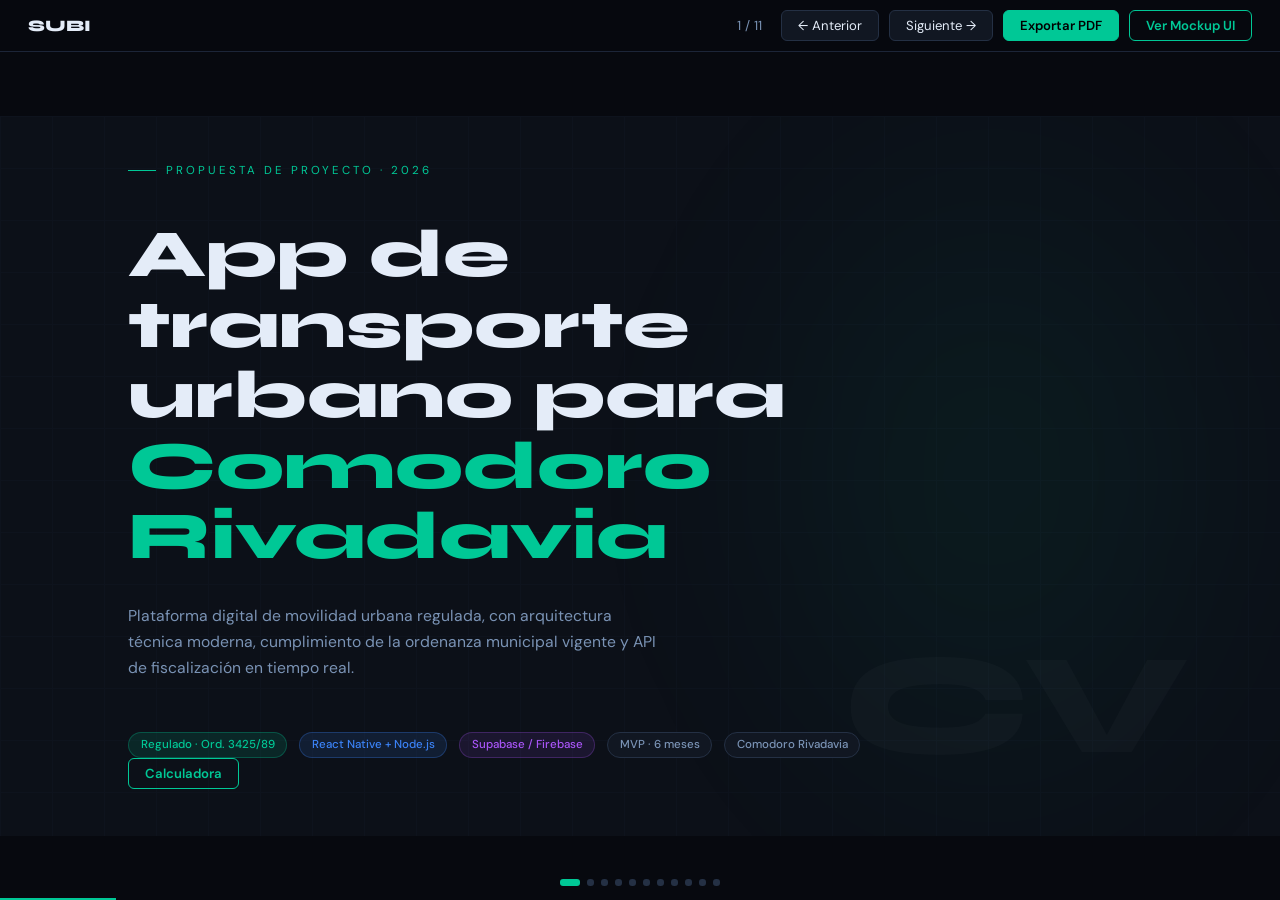
<file: index.html>
<!DOCTYPE html>
<html lang="es">

<head>
  <meta charset="UTF-8">
  <meta name="viewport" content="width=device-width, initial-scale=1.0">
  <title>SUBI — Presentación del proyecto</title>
  <link
    href="https://fonts.googleapis.com/css2?family=Syne:wght@400;600;700;800&family=DM+Sans:ital,wght@0,300;0,400;0,500;0,600;1,400&display=swap"
    rel="stylesheet">
  <link rel="stylesheet" href="styles.css">
  <style>
    .mockup-btn {
      background: transparent;
      border: 1px solid var(--accent) !important;
      color: var(--accent) !important;
      font-weight: 600;
    }

    .mockup-btn:hover {
      background: var(--accent) !important;
      color: #000 !important;
    }
  </style>
</head>

<body>

  <nav class="nav">
    <div class="nav-brand">SUBI</div>
    <div class="nav-right">
      <span class="nav-counter" id="ctr">1 / 11</span>
      <button class="nbtn" onclick="go(-1)">← Anterior</button>
      <button class="nbtn" onclick="go(1)">Siguiente →</button>
      <button class="nbtn p" onclick="window.print()">Exportar PDF</button>
      <button class="nbtn mockup-btn" onclick="window.open('mockup.html','_blank')">Ver Mockup UI</button>
    </div>
  </nav>

  <div class="pbar" id="pb"></div>
  <div class="dots" id="dots"></div>

  <div class="wrap">
    <div class="vp">


      <!-- ══════════════════════════════════════════════
     S1 · PORTADA
══════════════════════════════════════════════ -->
      <div class="slide on" id="s1" style="flex-direction:column; justify-content:center; padding:8% 10%;">
        <div class="bg-grid" style="opacity:.18;"></div>
        <div class="bg-glow"
          style="right:-5%; top:-15%; width:55%; height:130%; background:radial-gradient(ellipse, rgba(0,200,150,.07), transparent 65%);">
        </div>

        <div style="position:relative;">
          <div style="display:flex; align-items:center; gap:10px; margin-bottom:4%;">
            <div style="width:28px; height:1px; background:var(--accent);"></div>
            <span
              style="font-size:clamp(.62rem,.9vw,.72rem); letter-spacing:3px; text-transform:uppercase; color:var(--accent);">Propuesta
              de Proyecto · 2026</span>
          </div>

          <div class="h1" style="font-size:clamp(2rem,5.5vw,4.2rem); max-width:72%; margin-bottom:3%;">
            App de transporte<br>urbano para<br><span class="g">Comodoro Rivadavia</span>
          </div>

          <div class="body" style="max-width:52%; margin-bottom:5%; font-size:clamp(.76rem,1.25vw,.98rem);">
            Plataforma digital de movilidad urbana regulada, con arquitectura técnica moderna, cumplimiento de la
            ordenanza municipal vigente y API de fiscalización en tiempo real.
          </div>

          <div class="hs">
            <span class="pill g">Regulado · Ord. 3425/89</span>
            <span class="pill b">React Native + Node.js</span>
            <span class="pill pu">Supabase / Firebase</span>
            <span class="pill n">MVP · 6 meses</span>
            <span class="pill n">Comodoro Rivadavia</span>
          </div>
          <button class="nbtn mockup-btn" onclick="window.open('calculadora.html','_blank')">Calculadora</button>
        </div>

        <div
          style="position:absolute; right:7%; bottom:8%; font-family:'Syne',sans-serif; font-size:clamp(5rem,12vw,9rem); font-weight:800; color:rgba(255,255,255,.025); line-height:1; pointer-events:none;">
          CV</div>
      </div>


      <!-- ══════════════════════════════════════════════
     S2 · CONTEXTO Y OPORTUNIDAD
══════════════════════════════════════════════ -->
      <div class="slide" id="s2">
        <div class="inner">
          <div class="hdr">
            <div class="tag">Contexto</div>
            <div class="h2">La oportunidad en <span class="g">Comodoro Rivadavia</span></div>
          </div>
          <div class="content">
            <div class="g3 fill as">

              <div class="card g vs">
                <div class="card-title"><span class="g">Marco legal habilitado</span></div>
                <div class="body">La ordenanza <strong>3425/89</strong> regula y actualmente sanciona el transporte por
                  aplicaciones en Comodoro Rivadavia. Este proyecto opera <strong>dentro del marco legal
                    vigente</strong>, con habilitación municipal, diferenciándose de servicios informales.</div>
              </div>

              <div class="card b vs">
                <div class="card-title"><span class="b">Mercado disponible</span></div>
                <div class="body">Comodoro Rivadavia cuenta con <strong>180.000 habitantes</strong> y no dispone de una
                  plataforma digital de transporte regulada. La demanda existe y el mercado está sin ocupar por un
                  servicio formal.</div>
              </div>

              <div class="card pu vs">
                <div class="card-title"><span class="p">Modelo sustentable</span></div>
                <div class="body">Una comisión del <strong>15% sobre cada viaje</strong> permite al conductor retener
                  más ingresos que en plataformas similares, generando una comunidad de conductores comprometida desde
                  el inicio.</div>
              </div>

              <div class="card vs" style="grid-column:1/-1; flex-direction:row; gap:4%;">
                <div style="flex:1; border-right:1px solid var(--border); padding-right:4%;">
                  <div class="tag" style="margin-bottom:2%;">Usuarios objetivo</div>
                  <ul class="cl">
                    <li><span class="i">—</span><span><strong>Pasajeros:</strong> personas que necesitan movilizarse en
                        la ciudad de forma rápida y segura</span></li>
                    <li><span class="i">—</span><span><strong>Conductores:</strong> propietarios de vehículos
                        particulares o comerciales habilitados</span></li>
                    <li><span class="i">—</span><span><strong>Municipio:</strong> acceso a auditoría en tiempo real del
                        servicio de transporte urbano</span></li>
                  </ul>
                </div>
                <div style="flex:1;">
                  <div class="tag" style="margin-bottom:2%;">Diferencial clave</div>
                  <ul class="cl">
                    <li><span class="i">—</span><span>Único servicio <strong>legalmente habilitado</strong> por el
                        municipio</span></li>
                    <li><span class="i">—</span><span>API de fiscalización para <strong>auditoría municipal en tiempo
                          real</strong></span></li>
                    <li><span class="i">—</span><span>Equipo y soporte <strong>100% local</strong></span></li>
                  </ul>
                </div>
              </div>

            </div>
          </div>
        </div>
      </div>


      <!-- ══════════════════════════════════════════════
     S3 · FUNCIONALIDADES MVP
══════════════════════════════════════════════ -->
      <div class="slide" id="s3">
        <div class="inner">
          <div class="hdr">
            <div class="tag">Producto</div>
            <div class="h2">Funcionalidades del <span class="g">MVP</span></div>
          </div>
          <div class="content">
            <div class="g3 fill as">

              <div class="card vs">
                <div class="card-title">App del pasajero</div>
                <ul class="cl">
                  <li><span class="i">—</span><span>Registro y login con verificación</span></li>
                  <li><span class="i">—</span><span>Solicitud de viaje con origen y destino</span></li>
                  <li><span class="i">—</span><span>Geolocalización y seguimiento del conductor en mapa</span></li>
                  <li><span class="i">—</span><span>Cálculo automático de tarifa</span></li>
                  <li><span class="i">—</span><span>Pago en efectivo (fase 1) y Mercado Pago (fase 2)</span></li>
                  <li><span class="i">—</span><span>Calificación y comentarios del conductor</span></li>
                  <li><span class="i">—</span><span>Historial de viajes</span></li>
                  <li><span class="i">—</span><span>Botón de emergencia</span></li>
                </ul>
              </div>

              <div class="card b vs">
                <div class="card-title"><span class="b">App del conductor</span></div>
                <ul class="cl">
                  <li><span class="i">—</span><span>Registro con validación de documentos y habilitación</span></li>
                  <li><span class="i">—</span><span>Activar / desactivar disponibilidad</span></li>
                  <li><span class="i">—</span><span>Recepción y aceptación de solicitudes</span></li>
                  <li><span class="i">—</span><span>Navegación con ruta en tiempo real</span></li>
                  <li><span class="i">—</span><span>Vista de ganancias del día y semana</span></li>
                  <li><span class="i">—</span><span>Historial de viajes realizados</span></li>
                  <li><span class="i">—</span><span>Notificaciones push</span></li>
                </ul>
              </div>

              <div class="card pu vs">
                <div class="card-title"><span class="p">Panel de administración</span></div>
                <ul class="cl">
                  <li><span class="i">—</span><span>Mapa con conductores y viajes activos en tiempo real</span></li>
                  <li><span class="i">—</span><span>Gestión de conductores y usuarios</span></li>
                  <li><span class="i">—</span><span>Estadísticas de viajes, ingresos y comisiones</span></li>
                  <li><span class="i">—</span><span>Configuración de tarifas y comisiones</span></li>
                  <li><span class="i">—</span><span>Módulo de reportes</span></li>
                  <li><span class="i">—</span><span>Gestión de la API municipal</span></li>
                </ul>
              </div>

            </div>
          </div>
        </div>
      </div>


      <!-- ══════════════════════════════════════════════
     S4 · MARCO LEGAL Y API MUNICIPAL
══════════════════════════════════════════════ -->
      <div class="slide" id="s4">
        <div class="inner">
          <div class="hdr">
            <div class="tag orange">Marco Legal</div>
            <div class="h2">Ordenanza <span class="o">3425/89</span> · API de Fiscalización Municipal</div>
          </div>
          <div class="content">
            <div class="g21 fill as">

              <div class="vs">
                <div class="card or vs">
                  <div class="card-title" style="color:var(--orange);">Ordenanza Municipal 3425/89</div>
                  <div class="body">La ordenanza regula y <strong>sanciona actualmente</strong> el transporte por
                    aplicaciones en Comodoro Rivadavia.<br>Para ello, la plataforma expone una <strong>API de
                      fiscalización</strong>
                    que le permite a la municipalidad auditar el servicio en tiempo real, <strong>sin vulnerar la
                      privacidad de los usuarios</strong>.</div>
                </div>

                <div class="ep">
                  <div class="ep-head">
                    <span class="ep-method get">GET</span>
                    <span class="ep-path">/fiscalizacion/conductor/<span>{id}</span></span>
                  </div>
                  <div class="ep-body">
                    <span class="k">habilitado</span>: <span class="v">true</span><br>
                    <span class="k">documentacion_vigente</span>: <span class="v">true</span><br>
                    <span class="k">vehiculo_habilitado</span>: <span class="v">true</span><br>
                    <span class="c">// Sin datos de pasajero ni viaje</span>
                  </div>
                </div>

                <div class="ep">
                  <div class="ep-head">
                    <span class="ep-method get">GET</span>
                    <span class="ep-path">/fiscalizacion/<span>viajes-activos</span></span>
                  </div>
                  <div class="ep-body">
                    <span class="k">total_viajes_en_curso</span>: <span class="v">14</span><br>
                    <span class="k">conductores_en_linea</span>: <span class="v">23</span><br>
                    <span class="k">zonas</span>: <span class="s">["centro","km3","rada_tilly"]</span><br>
                    <span class="c">// Datos agregados, sin identificar usuarios</span>
                  </div>
                </div>

                <div class="ep">
                  <div class="ep-head">
                    <span class="ep-method post">POST</span>
                    <span class="ep-path">→ <span>municipio/webhook/canon</span></span>
                  </div>
                  <div class="ep-body">
                    <span class="k">viaje_id</span>: <span class="s">"uuid-anonimizado"</span><br>
                    <span class="k">monto_viaje</span>: <span class="v">1850</span><br>
                    <span class="k">canon_calculado</span>: <span class="v">92.5</span><br>
                    <span class="k">zona</span>: <span class="s">"centro"</span><br>
                    <span class="c">// Sin datos personales identificables</span>
                  </div>
                </div>
              </div>

              <div class="vs">
                <div class="card vs">
                  <div class="card-title">Privacidad garantizada</div>
                  <div class="body">Los tres endpoints están diseñados bajo el principio de <strong>mínima exposición de
                      datos</strong>. El municipio puede verificar habilitaciones, medir actividad del servicio y
                    recaudar el canon automáticamente, <strong>sin acceder a ningún dato personal</strong> de pasajeros
                    ni rutas individuales.</div>
                </div>
                <div class="card g vs">
                  <div class="card-title"><span class="g">Ventaja competitiva legal</span></div>
                  <div class="body">Esta API convierte el cumplimiento normativo en una <strong>ventaja
                      estructural</strong>: cualquier otro servicio que quiera operar en Comodoro deberá cumplir la
                    misma ordenanza, y esta plataforma ya tiene la infraestructura construida desde el origen.</div>
                </div>
                <div class="card or vs">
                  <div class="card-title" style="color:var(--orange);">Canon Municipal</div>
                  <div class="body">El webhook de canon dispara automáticamente al completarse cada viaje, enviando al
                    sistema municipal el monto a recaudar <strong>sin intervención manual</strong>. Transparencia total
                    para el municipio, cero fricción para la operación.</div>
                </div>
              </div>

            </div>
          </div>
        </div>
      </div>


      <!-- ══════════════════════════════════════════════
     S5 · ARQUITECTURA GENERAL
══════════════════════════════════════════════ -->
      <div class="slide" id="s5">
        <div class="inner">
          <div class="hdr">
            <div class="tag blue">Arquitectura</div>
            <div class="h2">Estructura general del <span class="b">sistema</span></div>
          </div>
          <div class="content">
            <div class="g21 fill as">

              <div class="vs">
                <div class="arch-layer g">
                  <div class="arch-label g">Frontend</div>
                  <div class="arch-pills">
                    <span class="pill g">App Pasajero</span>
                    <span class="pill g">App Conductor</span>
                    <span class="pill n">React Native / Flutter</span>
                    <span class="pill n">iOS + Android</span>
                  </div>
                </div>
                <div style="text-align:center; font-size:.78rem; color:var(--text3);">HTTPS / WebSocket</div>
                <div class="arch-layer b">
                  <div class="arch-label b">API Gateway</div>
                  <div class="arch-pills">
                    <span class="pill b">Node.js + Express</span>
                    <span class="pill b">JWT Auth</span>
                    <span class="pill b">REST + WebSocket</span>
                    <span class="pill n">SSL/TLS</span>
                  </div>
                </div>
                <div style="text-align:center; font-size:.78rem; color:var(--text3);">Servicios internos</div>
                <div class="arch-layer p">
                  <div class="arch-label p">Servicios</div>
                  <div class="arch-pills">
                    <span class="pill pu">Auth Service</span>
                    <span class="pill pu">Ride Service</span>
                    <span class="pill pu">Location Service</span>
                    <span class="pill pu">Payment Service</span>
                    <span class="pill n">Push Notifications</span>
                  </div>
                </div>
                <div style="text-align:center; font-size:.78rem; color:var(--text3);">Persistencia</div>
                <div class="arch-layer o">
                  <div class="arch-label o">Datos</div>
                  <div class="arch-pills">
                    <span class="pill or">Supabase (PostgreSQL)</span>
                    <span class="pill or">Redis (cache)</span>
                    <span class="pill n">Tiempo real</span>
                  </div>
                </div>
                <div style="text-align:center; font-size:.78rem; color:var(--text3);">Webhook</div>
                <div class="arch-layer n">
                  <div class="arch-label" style="color:var(--text2);">API Municipal</div>
                  <div class="arch-pills">
                    <span class="pill n">Fiscalización</span>
                    <span class="pill n">Canon Automático</span>
                    <span class="pill n">Ord. 3425/89</span>
                  </div>
                </div>
              </div>

              <div class="vs">
                <div class="card vs">
                  <div class="card-title">Panel Admin Web</div>
                  <ul class="cl">
                    <li><span class="i">—</span><span><strong>React.js</strong> — dashboard en tiempo real</span></li>
                    <li><span class="i">—</span><span>Consume la misma API REST del backend</span></li>
                    <li><span class="i">—</span><span>Autenticación separada con roles</span></li>
                    <li><span class="i">—</span><span>Módulo de fiscalización municipal integrado</span></li>
                  </ul>
                </div>
                <div class="card b vs">
                  <div class="card-title"><span class="b">Comunicación en tiempo real</span></div>
                  <ul class="cl">
                    <li><span class="i">—</span><span><strong>WebSockets</strong> para ubicación del conductor</span>
                    </li>
                    <li><span class="i">—</span><span><strong>Push notifications</strong> vía Firebase Cloud
                        Messaging</span></li>
                    <li><span class="i">—</span><span>Estado del viaje sincronizado en todas las apps</span></li>
                  </ul>
                </div>
                <div class="card g vs">
                  <div class="card-title"><span class="g">Hosting e infraestructura</span></div>
                  <ul class="cl">
                    <li><span class="i">—</span><span><strong>Supabase Cloud</strong> o VPS propio (Railway /
                        Render)</span></li>
                    <li><span class="i">—</span><span>Certificados SSL obligatorios desde el día 1</span></li>
                    <li><span class="i">—</span><span>Escalable horizontalmente cuando el uso crezca</span></li>
                    <li><span class="i">—</span><span><strong>$100–200 USD/mes</strong> en infraestructura para la fase
                        inicial</span></li>
                  </ul>
                </div>
              </div>

            </div>
          </div>
        </div>
      </div>


      <!-- ══════════════════════════════════════════════
     S6 · STACK TECNOLÓGICO
══════════════════════════════════════════════ -->
      <div class="slide" id="s6">
        <div class="inner">
          <div class="hdr">
            <div class="tag">Tecnología</div>
            <div class="h2">Stack tecnológico <span class="g">seleccionado</span></div>
          </div>
          <div class="content">
            <div class="g4 fill as">

              <div class="card g vs">
                <div class="card-title"><span class="g">Apps Móviles</span></div>
                <ul class="cl">
                  <li><span class="i">—</span><span><strong>React Native</strong> — un código para iOS y Android</span>
                  </li>
                  <li><span class="i">—</span><span>JavaScript / TypeScript</span></li>
                  <li><span class="i">—</span><span>Expo para desarrollo ágil</span></li>
                  <li><span class="i">—</span><span>Publicación en App Store y Play Store</span></li>
                </ul>
              </div>

              <div class="card b vs">
                <div class="card-title"><span class="b">Backend</span></div>
                <ul class="cl">
                  <li><span class="i">—</span><span><strong>Node.js + Express</strong></span></li>
                  <li><span class="i">—</span><span>API REST + WebSockets</span></li>
                  <li><span class="i">—</span><span>JWT para autenticación segura</span></li>
                  <li><span class="i">—</span><span>bcrypt para contraseñas</span></li>
                  <li><span class="i">—</span><span>Variables de entorno para secrets</span></li>
                </ul>
              </div>

              <div class="card pu vs">
                <div class="card-title"><span class="p">Base de Datos</span></div>
                <ul class="cl">
                  <li><span class="i">—</span><span><strong>Supabase</strong> (PostgreSQL)</span></li>
                  <li><span class="i">—</span><span>Tiempo real nativo</span></li>
                  <li><span class="i">—</span><span>Autenticación integrada</span></li>
                  <li><span class="i">—</span><span>Redis para caché de ubicaciones</span></li>
                  <li><span class="i">—</span><span>Open source, sin vendor lock-in</span></li>
                </ul>
              </div>

              <div class="card or vs">
                <div class="card-title" style="color:var(--orange);">Mapas y Pagos</div>
                <ul class="cl">
                  <li><span class="i">—</span><span><strong>Mapbox</strong> — gratis hasta 50k cargas/mes</span></li>
                  <li><span class="i">—</span><span>O <strong>OpenStreetMap + Leaflet</strong> (100% gratuito)</span>
                  </li>
                  <li><span class="i">—</span><span><strong>Mercado Pago SDK</strong> para pagos digitales</span></li>
                  <li><span class="i">—</span><span>Efectivo habilitado desde el inicio</span></li>
                </ul>
              </div>

              <div class="card vs" style="grid-column:1/-1; flex-direction:row; gap:4%;">
                <div style="flex:1; border-right:1px solid var(--border); padding-right:4%;">
                  <div class="card-title" style="margin-bottom:4%;">Notificaciones y Tiempo Real</div>
                  <ul class="cl">
                    <li><span class="i">—</span><span><strong>Firebase Cloud Messaging</strong> para push
                        notifications</span></li>
                    <li><span class="i">—</span><span><strong>WebSockets</strong> para ubicación en tiempo real del
                        conductor</span></li>
                    <li><span class="i">—</span><span>Estado del viaje sincronizado en todas las apps
                        simultáneamente</span></li>
                  </ul>
                </div>
                <div style="flex:1; border-right:1px solid var(--border); padding-right:4%;">
                  <div class="card-title" style="margin-bottom:4%;">Panel Admin</div>
                  <ul class="cl">
                    <li><span class="i">—</span><span><strong>React.js</strong> — interfaz web responsive</span></li>
                    <li><span class="i">—</span><span>Consume la misma API del backend</span></li>
                    <li><span class="i">—</span><span>Módulo de fiscalización municipal integrado</span></li>
                  </ul>
                </div>
                <div style="flex:1;">
                  <div class="card-title" style="margin-bottom:4%;">Seguridad</div>
                  <ul class="cl">
                    <li><span class="i">—</span><span>SSL/TLS obligatorio en todos los endpoints</span></li>
                    <li><span class="i">—</span><span>JWT con expiración + refresh tokens</span></li>
                    <li><span class="i">—</span><span>Secrets en variables de entorno, nunca en código</span></li>
                    <li><span class="i">—</span><span>Verificación de identidad de conductores</span></li>
                  </ul>
                </div>
              </div>

            </div>
          </div>
        </div>
      </div>


      <!-- ══════════════════════════════════════════════
     S7 · BASE DE DATOS
══════════════════════════════════════════════ -->
      <div class="slide" id="s7">
        <div class="inner">
          <div class="hdr">
            <div class="tag purple">Base de Datos</div>
            <div class="h2">Esquema de datos <span class="p">principal</span></div>
          </div>
          <div class="content">
            <div class="g3 fill as">

              <div class="vs">
                <div class="card-title"
                  style="margin-bottom:4%; font-size:clamp(.64rem,1vw,.8rem); color:var(--text2); text-transform:uppercase; letter-spacing:1px;">
                  Tabla: Users</div>
                <div class="code">
                  <span class="cm">-- Tabla users (Supabase/PostgreSQL)</span><br>
                  id &nbsp;&nbsp;&nbsp;&nbsp;&nbsp;&nbsp;&nbsp; UUID &nbsp;&nbsp;&nbsp;&nbsp;<span class="kw">PRIMARY
                    KEY</span><br>
                  name &nbsp;&nbsp;&nbsp;&nbsp; VARCHAR(100)<br>
                  email &nbsp;&nbsp;&nbsp; VARCHAR &nbsp;&nbsp;<span class="kw">UNIQUE</span><br>
                  password &nbsp;<span class="st">hashed (bcrypt)</span><br>
                  role &nbsp;&nbsp;&nbsp;&nbsp;&nbsp; <span class="st">'user'|'driver'|'admin'</span><br>
                  verified &nbsp; BOOLEAN<br>
                  created_at TIMESTAMP
                </div>
                <div class="card b vs" style="margin-top:4%;">
                  <div class="card-title"><span class="b">Conductor (extensión)</span></div>
                  <div class="code" style="margin-top:4%;">
                    driver_id &nbsp;&nbsp;&nbsp; → users.id<br>
                    licencia &nbsp;&nbsp;&nbsp;&nbsp; VARCHAR<br>
                    vehiculo &nbsp;&nbsp;&nbsp;&nbsp; JSONB<br>
                    habilitado &nbsp;&nbsp; BOOLEAN<br>
                    doc_vigente &nbsp; BOOLEAN<br>
                    rating &nbsp;&nbsp;&nbsp;&nbsp;&nbsp;&nbsp; DECIMAL(3,2)
                  </div>
                </div>
              </div>

              <div class="vs">
                <div class="card-title"
                  style="margin-bottom:4%; font-size:clamp(.64rem,1vw,.8rem); color:var(--text2); text-transform:uppercase; letter-spacing:1px;">
                  Tabla: Rides</div>
                <div class="code">
                  id &nbsp;&nbsp;&nbsp;&nbsp;&nbsp;&nbsp;&nbsp;&nbsp; UUID <span class="kw">PRIMARY KEY</span><br>
                  user_id &nbsp;&nbsp;&nbsp; → users.id<br>
                  driver_id &nbsp; → users.id<br>
                  origin &nbsp;&nbsp;&nbsp;&nbsp; JSONB <span class="cm">-- {lat,lng,addr}</span><br>
                  destination JSONB <span class="cm">-- {lat,lng,addr}</span><br>
                  fare &nbsp;&nbsp;&nbsp;&nbsp;&nbsp;&nbsp; DECIMAL(10,2)<br>
                  commission &nbsp;DECIMAL(10,2)<br>
                  status &nbsp;&nbsp;&nbsp;&nbsp; <span class="st">'requested'|'accepted'|</span><br>
                  &nbsp;&nbsp;&nbsp;&nbsp;&nbsp;&nbsp;&nbsp;&nbsp;&nbsp;&nbsp;&nbsp;&nbsp;<span
                    class="st">'in_progress'|'completed'</span><br>
                  timestamp &nbsp; TIMESTAMPTZ
                </div>
                <div class="card g vs" style="margin-top:4%;">
                  <div class="card-title"><span class="g">Canon Municipal</span></div>
                  <div class="code" style="margin-top:4%;">
                    ride_uuid &nbsp;&nbsp;<span class="cm">-- anonimizado</span><br>
                    monto &nbsp;&nbsp;&nbsp;&nbsp;&nbsp; DECIMAL<br>
                    canon &nbsp;&nbsp;&nbsp;&nbsp;&nbsp; DECIMAL <span class="cm">-- calculado</span><br>
                    zona &nbsp;&nbsp;&nbsp;&nbsp;&nbsp;&nbsp; VARCHAR<br>
                    enviado_mun BOOLEAN
                  </div>
                </div>
              </div>

              <div class="vs">
                <div class="card-title"
                  style="margin-bottom:4%; font-size:clamp(.64rem,1vw,.8rem); color:var(--text2); text-transform:uppercase; letter-spacing:1px;">
                  Tabla: Locations</div>
                <div class="code">
                  <span class="cm">-- Actualización en tiempo real</span><br>
                  driver_id &nbsp; UUID<br>
                  lat &nbsp;&nbsp;&nbsp;&nbsp;&nbsp;&nbsp;&nbsp; DECIMAL<br>
                  lng &nbsp;&nbsp;&nbsp;&nbsp;&nbsp;&nbsp;&nbsp; DECIMAL<br>
                  heading &nbsp;&nbsp;&nbsp; INTEGER<br>
                  updated_at &nbsp;TIMESTAMPTZ<br>
                  <span class="cm">-- TTL: se limpia automáticamente</span><br>
                  <span class="cm">-- Redis cache para velocidad</span>
                </div>
                <div class="card or vs" style="margin-top:4%;">
                  <div class="card-title" style="color:var(--orange);">Tabla: Ratings</div>
                  <div class="code" style="margin-top:4%;">
                    ride_id &nbsp;&nbsp; → rides.id<br>
                    from_user UUID<br>
                    to_user &nbsp;&nbsp; UUID<br>
                    score &nbsp;&nbsp;&nbsp;&nbsp; INTEGER <span class="cm">-- 1-5</span><br>
                    comment &nbsp;&nbsp; TEXT
                  </div>
                </div>
              </div>

            </div>
          </div>
        </div>
      </div>


      <!-- ══════════════════════════════════════════════
     S8 · SEGURIDAD Y PRIVACIDAD
══════════════════════════════════════════════ -->
      <div class="slide" id="s8">
        <div class="inner">
          <div class="hdr">
            <div class="tag orange">Seguridad y Privacidad</div>
            <div class="h2">Infraestructura de <span class="o">seguridad</span> del sistema</div>
          </div>
          <div class="content">
            <div class="g4 fill as">

              <div class="card g vs">
                <div class="card-title"><span class="g">Autenticación</span></div>
                <ul class="cl">
                  <li><span class="i">—</span><span><strong>JWT</strong> con expiración + refresh tokens</span></li>
                  <li><span class="i">—</span><span><strong>bcrypt</strong> para hash de contraseñas</span></li>
                  <li><span class="i">—</span><span>Secrets en variables de entorno</span></li>
                  <li><span class="i">—</span><span>Verificación de email al registro</span></li>
                </ul>
              </div>

              <div class="card b vs">
                <div class="card-title"><span class="b">Comunicación</span></div>
                <ul class="cl">
                  <li><span class="i">—</span><span><strong>HTTPS obligatorio</strong> en todos los endpoints</span>
                  </li>
                  <li><span class="i">—</span><span>WSS (WebSocket seguro) para tiempo real</span></li>
                  <li><span class="i">—</span><span>Certificados SSL/TLS actualizados</span></li>
                  <li><span class="i">—</span><span>Rate limiting para prevenir abuso</span></li>
                </ul>
              </div>

              <div class="card pu vs">
                <div class="card-title"><span class="p">Privacidad de Usuarios</span></div>
                <ul class="cl">
                  <li><span class="i">—</span><span>Datos personales <strong>nunca expuestos</strong> en la API
                      municipal</span></li>
                  <li><span class="i">—</span><span>UUIDs anonimizados en reportes fiscales</span></li>
                  <li><span class="i">—</span><span>Acceso por roles estrictos</span></li>
                  <li><span class="i">—</span><span>Política de privacidad explícita</span></li>
                </ul>
              </div>

              <div class="card or vs">
                <div class="card-title" style="color:var(--orange);">Verificación Conductores</div>
                <ul class="cl">
                  <li><span class="i">—</span><span>Validación de DNI y licencia de conducir</span></li>
                  <li><span class="i">—</span><span>Verificación de habilitación municipal</span></li>
                  <li><span class="i">—</span><span>Revisión técnica del vehículo</span></li>
                  <li><span class="i">—</span><span>Estado activo/suspendido en tiempo real</span></li>
                </ul>
              </div>

              <div class="card vs" style="grid-column:1/-1; flex-direction:row; gap:3%;">
                <div style="flex:1;">
                  <div class="card-title" style="margin-bottom:3%;">Botón de Emergencia</div>
                  <ul class="cl">
                    <li><span class="i">—</span><span>Disponible en la app del pasajero durante todo el viaje</span>
                    </li>
                    <li><span class="i">—</span><span>Envía ubicación GPS en tiempo real al panel de
                        administración</span></li>
                    <li><span class="i">—</span><span>Registro del incidente con timestamp y datos del viaje</span></li>
                  </ul>
                </div>
                <div style="flex:1; border-left:1px solid var(--border); padding-left:3%;">
                  <div class="card-title" style="margin-bottom:3%;">Base de Datos Segura</div>
                  <ul class="cl">
                    <li><span class="i">—</span><span>Backups automáticos diarios</span></li>
                    <li><span class="i">—</span><span>Base de datos replicada (alta disponibilidad)</span></li>
                    <li><span class="i">—</span><span>Acceso solo desde el backend, nunca directo desde el
                        cliente</span></li>
                  </ul>
                </div>
                <div style="flex:1; border-left:1px solid var(--border); padding-left:3%;">
                  <div class="card-title" style="margin-bottom:3%;">Cumplimiento Normativo</div>
                  <ul class="cl">
                    <li><span class="i">—</span><span>Arquitectura diseñada desde el origen para cumplir la <strong>Ord.
                          3425/89</strong></span></li>
                    <li><span class="i">—</span><span>Auditoría municipal habilitada sin comprometer la
                        privacidad</span></li>
                  </ul>
                </div>
              </div>

            </div>
          </div>
        </div>
      </div>


      <!-- ══════════════════════════════════════════════
     S9 · MONETIZACIÓN
══════════════════════════════════════════════ -->
      <div class="slide" id="s9">
        <div class="inner">
          <div class="hdr">
            <div class="tag">Modelo de Negocio</div>
            <div class="h2">Monetización y <span class="g">estructura financiera</span></div>
          </div>
          <div class="content">
            <div class="g21 fill as">

              <div class="vs">
                <div class="g2" style="gap:clamp(7px,1.5%,14px);">
                  <div class="stat">
                    <div class="stat-v g">15%</div>
                    <div class="stat-l">Comisión por viaje</div>
                  </div>
                  <div class="stat">
                    <div class="stat-v b">~11%</div>
                    <div class="stat-l">Ingreso neto (post Mercado Pago)</div>
                  </div>
                </div>

                <div class="card vs">
                  <div class="card-title">Fuentes de ingreso</div>
                  <ul class="cl">
                    <li><span class="i">—</span><span><strong>Comisión por viaje (15%)</strong> — ingreso principal
                        desde el primer viaje completado</span></li>
                    <li><span class="i">—</span><span><strong>Servicios premium para conductores</strong> — visibilidad
                        prioritaria, estadísticas avanzadas</span></li>
                    <li><span class="i">—</span><span><strong>Pagos digitales (fase 2)</strong> — integración con
                        Mercado Pago (~3–5% de comisión del medio de pago)</span></li>
                    <li><span class="i">—</span><span><strong>Publicidad local (fase 3)</strong> — cuando la base de
                        usuarios justifique el volumen</span></li>
                  </ul>
                </div>

                <div class="card g vs">
                  <div class="card-title"><span class="g">Costos operativos mensuales</span></div>
                  <ul class="cl">
                    <li><span class="i">—</span><span>Infraestructura: <strong>$100–200 USD/mes</strong> en fase
                        inicial</span></li>
                    <li><span class="i">—</span><span>Mapbox: <strong>gratuito</strong> hasta 50.000 cargas/mes</span>
                    </li>
                    <li><span class="i">—</span><span>Firebase FCM (notificaciones): <strong>gratuito</strong></span>
                    </li>
                    <li><span class="i">—</span><span>Supabase: <strong>gratuito</strong> hasta límite generoso, luego
                        escala</span></li>
                  </ul>
                </div>
              </div>

              <div class="vs">
                <div class="card b vs">
                  <div class="card-title"><span class="b">Flujo por viaje — ejemplo $2.000 ARS</span></div>
                  <div style="margin-top:4%;">
                    <div class="cost-row"><span class="cost-label">Monto total del viaje</span><span
                        class="cost-val">$2.000</span></div>
                    <div class="cost-row"><span class="cost-label">Conductor recibe (85%)</span><span
                        class="cost-val g">$1.700</span></div>
                    <div class="cost-row"><span class="cost-label">Comisión plataforma (15%)</span><span
                        class="cost-val">$300</span></div>
                    <div class="cost-row"><span class="cost-label">Canon municipal (automático)</span><span
                        class="cost-val" style="color:var(--orange);">Según ord.</span></div>
                    <div class="cost-row total"><span class="cost-label">Ingreso neto plataforma</span><span
                        class="cost-val">~$220–260</span></div>
                  </div>
                </div>
                <div class="card or vs">
                  <div class="card-title" style="color:var(--orange);">Consideración importante</div>
                  <div class="body">Mercado Pago cobra entre <strong>3–5% por transacción</strong> en pagos digitales.
                    Esto debe contemplarse en el modelo desde el inicio para que la comisión del 15% sea sostenible.
                  </div>
                </div>
              </div>

            </div>
          </div>
        </div>
      </div>


      <!-- ══════════════════════════════════════════════
     S10 · PLAN DE DESARROLLO
══════════════════════════════════════════════ -->
      <div class="slide" id="s10">
        <div class="inner">
          <div class="hdr">
            <div class="tag blue">Plan de Desarrollo</div>
            <div class="h2">Roadmap <span class="b">6 meses</span> · MVP a lanzamiento</div>
          </div>
          <div class="content">
            <div class="g21 fill as">

              <div class="tl">
                <div class="tli">
                  <div class="tl-left">
                    <div class="tl-dot g">1</div>
                    <div class="tl-line"></div>
                  </div>
                  <div class="tl-body">
                    <div class="tl-period">Mes 1 — Semanas 1–4</div>
                    <div class="tl-title">Arquitectura, diseño y base técnica</div>
                    <div class="tl-desc">Definición del stack, setup del repositorio, diseño UX/UI en Figma, prototipo
                      interactivo. Configuración de Supabase, estructura de base de datos y autenticación base. Contacto
                      con municipio para definir protocolo de la API de fiscalización.</div>
                  </div>
                </div>
                <div class="tli">
                  <div class="tl-left">
                    <div class="tl-dot b">2</div>
                    <div class="tl-line"></div>
                  </div>
                  <div class="tl-body">
                    <div class="tl-period b">Mes 2–3 — Core del sistema</div>
                    <div class="tl-title">Desarrollo de apps y backend</div>
                    <div class="tl-desc">App del pasajero y app del conductor en React Native. Backend Node.js con todos
                      los endpoints. Geolocalización en tiempo real con WebSockets. Integración de mapas (Mapbox). API
                      de fiscalización municipal — los 3 endpoints y el webhook.</div>
                  </div>
                </div>
                <div class="tli">
                  <div class="tl-left">
                    <div class="tl-dot g">3</div>
                    <div class="tl-line"></div>
                  </div>
                  <div class="tl-body">
                    <div class="tl-period">Mes 4 — Integraciones</div>
                    <div class="tl-title">Panel admin, pagos y notificaciones</div>
                    <div class="tl-desc">Panel de administración en React.js. Integración con Mercado Pago. Push
                      notifications vía FCM. Botón de emergencia. Módulo de reportes y estadísticas.</div>
                  </div>
                </div>
                <div class="tli">
                  <div class="tl-left">
                    <div class="tl-dot b">4</div>
                    <div class="tl-line"></div>
                  </div>
                  <div class="tl-body">
                    <div class="tl-period b">Mes 5 — Calidad</div>
                    <div class="tl-title">Testing, QA y correcciones</div>
                    <div class="tl-desc">Pruebas internas con conductores reales. Testing de la API municipal con el
                      equipo del municipio. Corrección de bugs, ajuste de tarifas y flujos. Testing en dispositivos
                      reales Android e iOS.</div>
                  </div>
                </div>
                <div class="tli">
                  <div class="tl-left">
                    <div class="tl-dot g">5</div>
                  </div>
                  <div class="tl-body">
                    <div class="tl-period">Mes 6 — Lanzamiento</div>
                    <div class="tl-title">Piloto en Comodoro Rivadavia</div>
                    <div class="tl-desc">Publicación en App Store y Play Store. Onboarding de conductores iniciales.
                      Campaña de marketing digital local. Monitoreo activo post-lanzamiento y soporte.</div>
                  </div>
                </div>
              </div>

              <div class="vs">
                <div class="card g vs">
                  <div class="card-title"><span class="g">Herramientas de desarrollo</span></div>
                  <ul class="cl">
                    <li><span class="i">—</span><span><strong>GitHub</strong> — control de versiones y
                        colaboración</span></li>
                    <li><span class="i">—</span><span><strong>Jira / Notion</strong> — gestión de tareas e hitos</span>
                    </li>
                    <li><span class="i">—</span><span><strong>Figma</strong> — diseño UI/UX y prototipado</span></li>
                    <li><span class="i">—</span><span><strong>Postman</strong> — documentación y testing de API</span>
                    </li>
                  </ul>
                </div>
                <div class="card b vs">
                  <div class="card-title"><span class="b">Metodología</span></div>
                  <ul class="cl">
                    <li><span class="i">—</span><span>Sprints de <strong>2 semanas</strong> con entregables
                        concretos</span></li>
                    <li><span class="i">—</span><span>Documentación técnica continua de arquitectura y decisiones</span>
                    </li>
                    <li><span class="i">—</span><span>IA como herramienta para acelerar desarrollo (Copilot,
                        Claude)</span></li>
                    <li><span class="i">—</span><span>Code review en cada Pull Request</span></li>
                  </ul>
                </div>
                <div class="card vs">
                  <div class="card-title">Entregables por fase</div>
                  <ul class="cl">
                    <li><span class="i">—</span><span>Mes 1: Prototipo Figma + arquitectura documentada</span></li>
                    <li><span class="i">—</span><span>Mes 3: Backend funcional + API municipal operativa</span></li>
                    <li><span class="i">—</span><span>Mes 4: Apps completas en entorno de pruebas</span></li>
                    <li><span class="i">—</span><span>Mes 5: Build aprobado por municipio</span></li>
                    <li><span class="i">—</span><span>Mes 6: App publicada en stores</span></li>
                  </ul>
                </div>
              </div>

            </div>
          </div>
        </div>
      </div>


      <!-- ══════════════════════════════════════════════
     S11 · CIERRE
══════════════════════════════════════════════ -->
      <div class="slide" id="s11" style="flex-direction:column; justify-content:center; padding:8% 10%;">
        <div class="bg-grid" style="opacity:.12;"></div>
        <div class="bg-glow"
          style="right:-8%; top:-20%; width:60%; height:130%; background:radial-gradient(ellipse, rgba(0,200,150,.07), transparent 65%);">
        </div>
        <div class="bg-glow"
          style="left:-5%; bottom:-20%; width:50%; height:100%; background:radial-gradient(ellipse, rgba(59,130,246,.05), transparent 65%);">
        </div>

        <div style="position:relative;">
          <div
            style="font-size:clamp(.62rem,.9vw,.72rem); letter-spacing:3px; text-transform:uppercase; color:var(--blue); margin-bottom:3%;">
            Resumen del Proyecto</div>

          <div class="h1"
            style="font-size:clamp(1.8rem,4.5vw,3.4rem); max-width:70%; margin-bottom:3%; line-height:1.1;">
            SUBI
          </div>


          <div style="margin-bottom:4%;">
            <button onclick="window.open('mockup.html','_blank')"
              style="padding:.65em 1.8em;background:var(--accent);border:none;border-radius:8px;color:#000;font-family:'Syne',sans-serif;font-weight:700;font-size:clamp(.7rem,1.1vw,.88rem);cursor:pointer;letter-spacing:.3px;transition:opacity .15s;"
              onmouseover="this.style.opacity='.82'" onmouseout="this.style.opacity='1'">Ver Mockup de la App →</button>
          </div>

          <div class="hs">
            <span class="pill g">Habilitación municipal</span>
            <span class="pill g">API de fiscalización Ord. 3425/89</span>
            <span class="pill b">React Native · Node.js · Supabase</span>
            <span class="pill b">iOS + Android desde el inicio</span>
            <span class="pill pu">Panel de administración web</span>
            <span class="pill n">15% de comisión al conductor</span>
            <span class="pill n">MVP en 6 meses</span>
            <span class="pill or">Canon municipal automatizado</span>
          </div>
        </div>
      </div>
    </div>
    <script src="slides.js"></script>
</body>

</html>
</file>
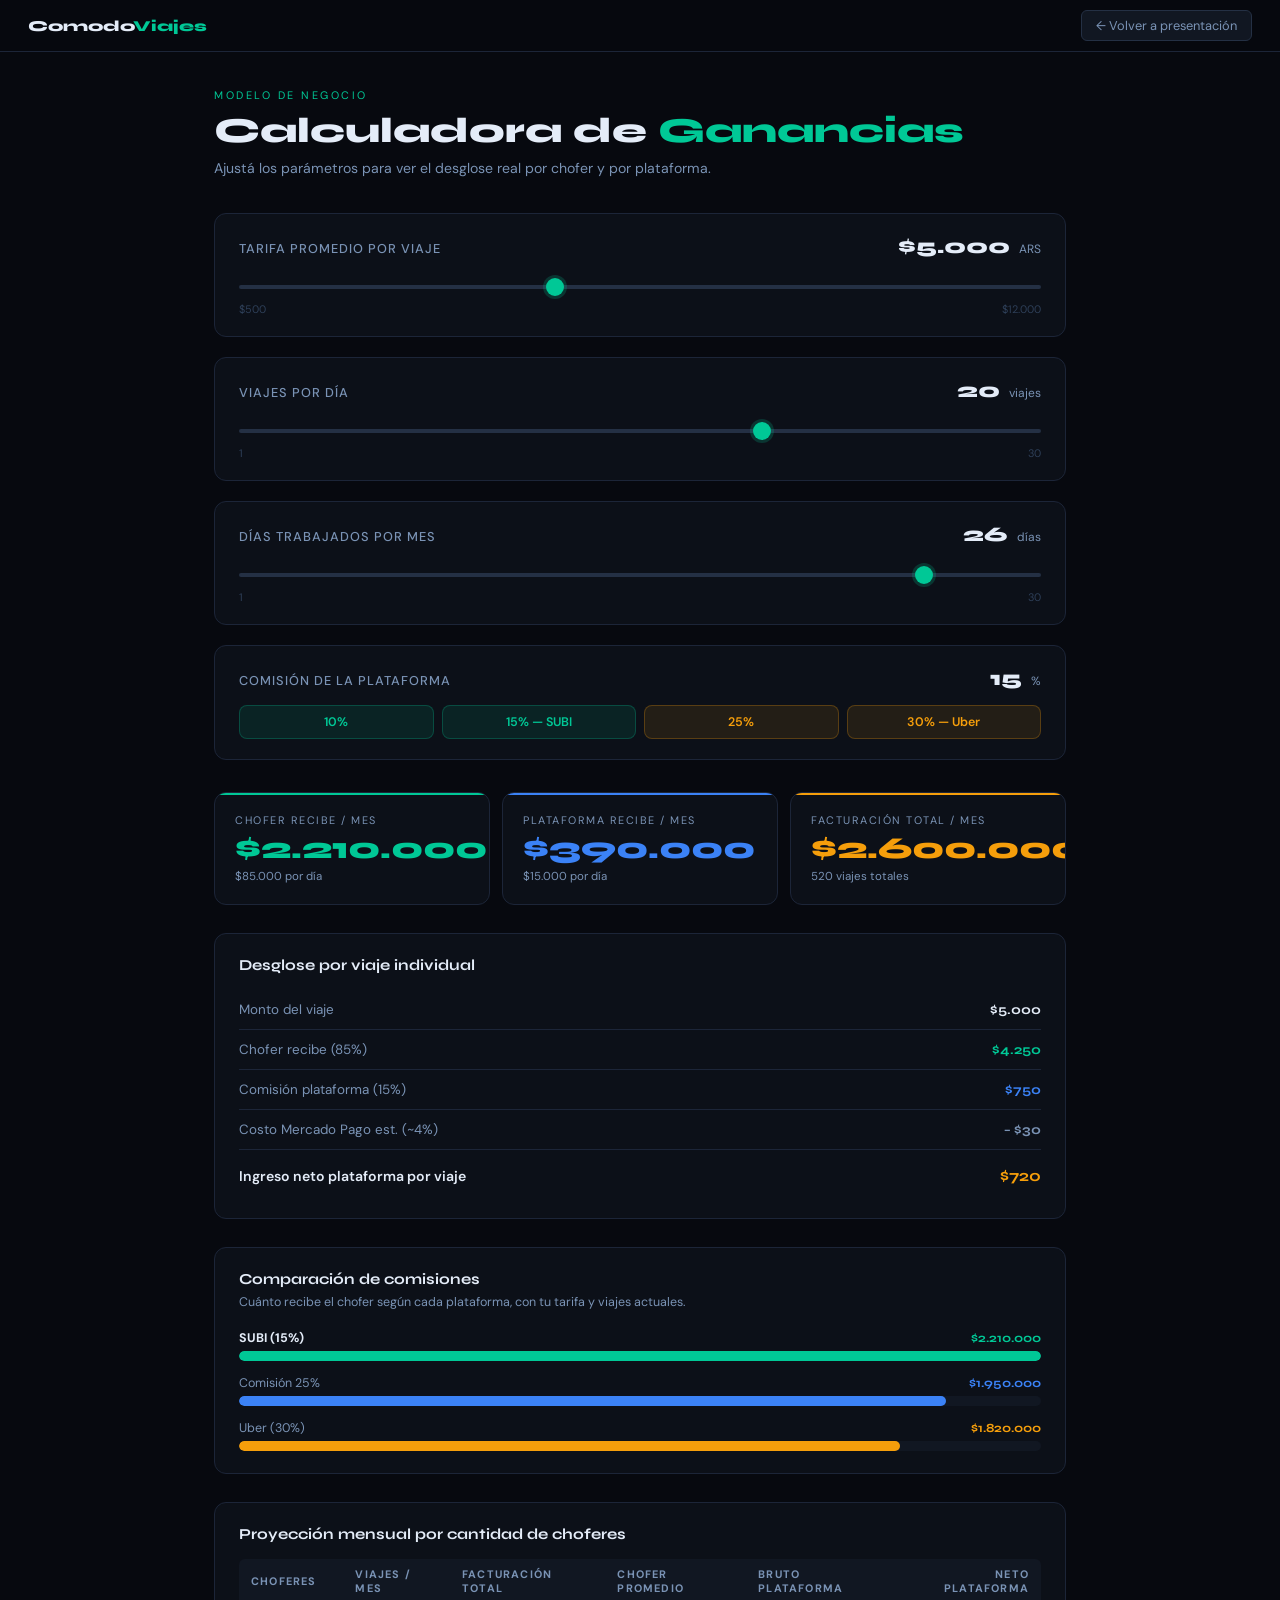
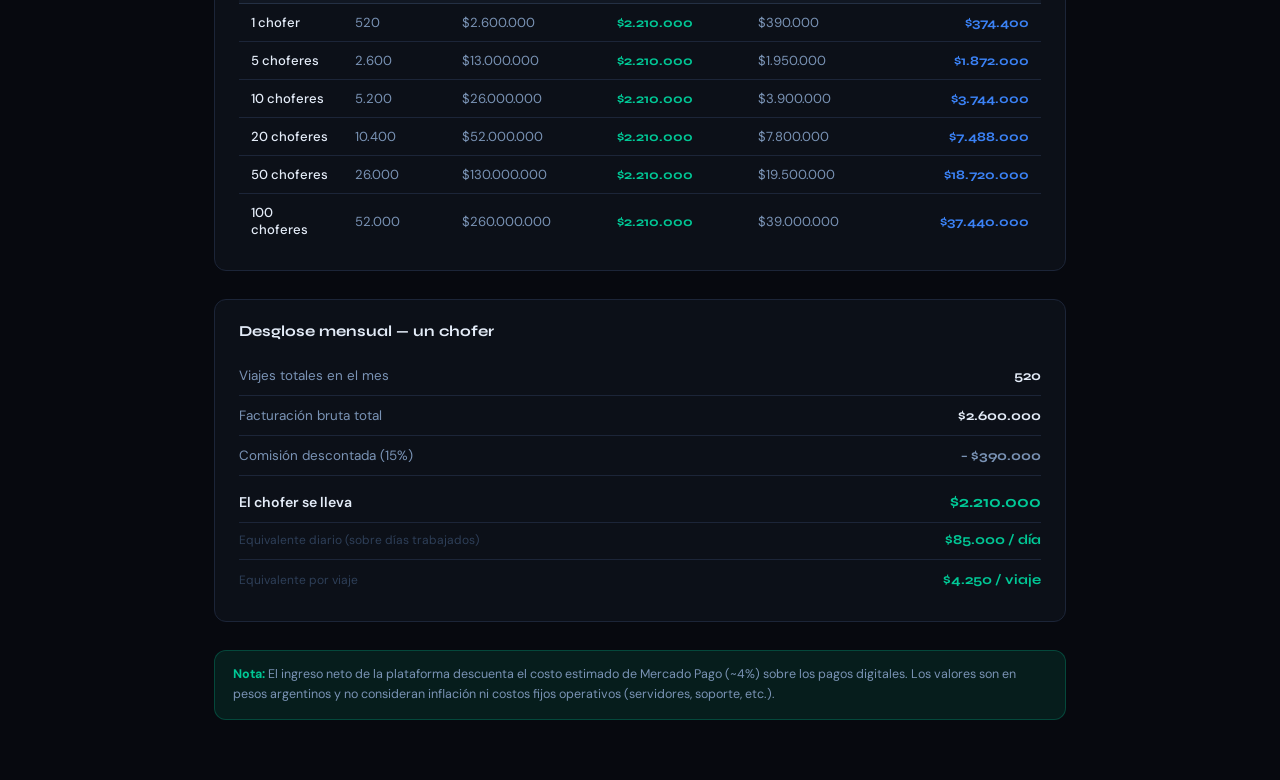
<file: calculadora.html>
<!DOCTYPE html>
<html lang="es">
<head>
<meta charset="UTF-8">
<meta name="viewport" content="width=device-width, initial-scale=1.0">
<title>Calculadora de Ganancias — SUBI</title>
<link href="https://fonts.googleapis.com/css2?family=Syne:wght@700;800&family=DM+Sans:wght@400;500;600&display=swap" rel="stylesheet">
<style>
*, *::before, *::after { box-sizing: border-box; margin: 0; padding: 0; }

:root {
  --bg:      #07090f;
  --s1:      #0c1018;
  --s2:      #111722;
  --s3:      #161e2e;
  --border:  #1c2538;
  --border2: #243044;
  --accent:  #00c896;
  --adim:    rgba(0,200,150,.1);
  --aborder: rgba(0,200,150,.25);
  --blue:    #3b82f6;
  --bdim:    rgba(59,130,246,.1);
  --bborder: rgba(59,130,246,.25);
  --orange:  #f59e0b;
  --odim:    rgba(245,158,11,.1);
  --oborder: rgba(245,158,11,.25);
  --purple:  #a855f7;
  --pdim:    rgba(168,85,247,.1);
  --pborder: rgba(168,85,247,.25);
  --text:    #e4ecf8;
  --text2:   #7a93b5;
  --text3:   #2e3f58;
  --radius:  12px;
}

body {
  background: var(--bg);
  color: var(--text);
  font-family: 'DM Sans', sans-serif;
  min-height: 100vh;
  padding-bottom: 60px;
}

/* ── NAV ── */
.nav {
  position: sticky; top: 0; z-index: 100;
  background: rgba(7,9,15,.95);
  backdrop-filter: blur(12px);
  border-bottom: 1px solid var(--border);
  padding: 0 28px; height: 52px;
  display: flex; align-items: center; justify-content: space-between;
}
.nav-brand { font-family: 'Syne', sans-serif; font-weight: 800; font-size: .95rem; }
.nav-brand span { color: var(--accent); }
.nav-back {
  padding: 6px 14px; border-radius: 6px;
  border: 1px solid var(--border2); background: var(--s2);
  color: var(--text2); font-size: .8rem; cursor: pointer;
  font-family: 'DM Sans', sans-serif; text-decoration: none;
  transition: background .15s;
}
.nav-back:hover { background: var(--border); color: var(--text); }

/* ── PAGE ── */
.page {
  max-width: 900px;
  margin: 0 auto;
  padding: 36px 24px 0;
}

.page-tag {
  font-size: .68rem; letter-spacing: 2.5px; text-transform: uppercase;
  color: var(--accent); margin-bottom: 10px;
}
.page-title {
  font-family: 'Syne', sans-serif; font-weight: 800;
  font-size: clamp(1.4rem, 3.5vw, 2.2rem); line-height: 1.1;
  margin-bottom: 8px;
}
.page-title span { color: var(--accent); }
.page-sub { font-size: .88rem; color: var(--text2); margin-bottom: 36px; }

/* ── SLIDERS SECTION ── */
.controls { display: flex; flex-direction: column; gap: 20px; margin-bottom: 32px; }

.ctrl-card {
  background: var(--s1);
  border: 1px solid var(--border);
  border-radius: var(--radius);
  padding: 20px 24px;
}
.ctrl-top {
  display: flex; justify-content: space-between; align-items: baseline;
  margin-bottom: 14px;
}
.ctrl-label {
  font-size: .8rem; color: var(--text2); font-weight: 500;
  text-transform: uppercase; letter-spacing: 1px;
}
.ctrl-value {
  font-family: 'Syne', sans-serif; font-weight: 800;
  font-size: 1.3rem; color: var(--text);
}
.ctrl-value .unit { font-size: .75rem; color: var(--text2); font-family: 'DM Sans', sans-serif; font-weight: 400; margin-left: 3px; }

/* Range slider */
input[type=range] {
  -webkit-appearance: none;
  width: 100%; height: 4px;
  background: var(--border2);
  border-radius: 2px; outline: none; cursor: pointer;
}
input[type=range]::-webkit-slider-thumb {
  -webkit-appearance: none;
  width: 18px; height: 18px;
  border-radius: 50%;
  background: var(--accent);
  cursor: pointer;
  box-shadow: 0 0 0 3px rgba(0,200,150,.2);
  transition: box-shadow .15s;
}
input[type=range]::-webkit-slider-thumb:hover {
  box-shadow: 0 0 0 5px rgba(0,200,150,.25);
}
input[type=range]::-moz-range-thumb {
  width: 18px; height: 18px; border-radius: 50%; border: none;
  background: var(--accent); cursor: pointer;
}
.range-hints {
  display: flex; justify-content: space-between;
  margin-top: 8px; font-size: .68rem; color: var(--text3);
}

/* Commission special */
.comm-row {
  display: flex; gap: 8px; margin-top: 4px;
}
.comm-btn {
  flex: 1; padding: 8px; border-radius: 8px;
  border: 1px solid var(--border2); background: var(--s2);
  color: var(--text2); font-size: .78rem; font-weight: 600;
  cursor: pointer; transition: all .15s; font-family: 'DM Sans', sans-serif;
  text-align: center;
}
.comm-btn:hover { border-color: var(--accent); color: var(--accent); }
.comm-btn.active { background: var(--adim); border-color: var(--aborder); color: var(--accent); }
.comm-btn.comp { border-color: var(--oborder); background: var(--odim); color: var(--orange); }

/* ── RESULTS ── */
.results { display: flex; flex-direction: column; gap: 16px; margin-bottom: 28px; }

.res-grid { display: grid; grid-template-columns: 1fr 1fr 1fr; gap: 12px; }

.res-card {
  border-radius: var(--radius);
  padding: 20px;
  border: 1px solid var(--border);
  background: var(--s1);
  display: flex; flex-direction: column; gap: 6px;
  position: relative; overflow: hidden;
}
.res-card::before {
  content: ''; position: absolute; top: 0; left: 0; right: 0; height: 2px;
}
.res-card.g::before  { background: var(--accent); }
.res-card.b::before  { background: var(--blue); }
.res-card.o::before  { background: var(--orange); }
.res-card.p::before  { background: var(--purple); }

.res-label {
  font-size: .68rem; text-transform: uppercase; letter-spacing: 1.5px;
  color: var(--text2);
}
.res-value {
  font-family: 'Syne', sans-serif; font-weight: 800;
  font-size: clamp(1.3rem, 3vw, 1.9rem); line-height: 1;
}
.res-value.g { color: var(--accent); }
.res-value.b { color: var(--blue); }
.res-value.o { color: var(--orange); }
.res-value.p { color: var(--purple); }
.res-sub { font-size: .72rem; color: var(--text2); }

/* ── DESGLOSE ── */
.breakdown {
  background: var(--s1); border: 1px solid var(--border);
  border-radius: var(--radius); padding: 22px 24px;
  margin-bottom: 28px;
}
.breakdown-title {
  font-family: 'Syne', sans-serif; font-weight: 700;
  font-size: .95rem; margin-bottom: 16px;
  color: var(--text);
}
.brow {
  display: flex; justify-content: space-between; align-items: center;
  padding: 11px 0; border-bottom: 1px solid var(--border);
  font-size: .84rem;
}
.brow:last-child { border-bottom: none; }
.brow .bl { color: var(--text2); }
.brow .bv { font-family: 'Syne', sans-serif; font-weight: 700; }
.brow .bv.g { color: var(--accent); }
.brow .bv.b { color: var(--blue); }
.brow .bv.o { color: var(--orange); }
.brow .bv.p { color: var(--purple); }
.brow.total { padding-top: 14px; margin-top: 2px; }
.brow.total .bl { font-weight: 600; color: var(--text); font-size: .88rem; }
.brow.total .bv { font-size: 1rem; }

/* ── COMPARACIÓN ── */
.comparison {
  background: var(--s1); border: 1px solid var(--border);
  border-radius: var(--radius); padding: 22px 24px;
  margin-bottom: 28px;
}
.comp-title {
  font-family: 'Syne', sans-serif; font-weight: 700;
  font-size: .95rem; margin-bottom: 6px;
}
.comp-sub { font-size: .78rem; color: var(--text2); margin-bottom: 20px; }

.bar-group { display: flex; flex-direction: column; gap: 14px; }
.bar-row { display: flex; flex-direction: column; gap: 5px; }
.bar-meta {
  display: flex; justify-content: space-between;
  font-size: .78rem;
}
.bar-meta .bm-label { color: var(--text2); }
.bar-meta .bm-val { font-family: 'Syne', sans-serif; font-weight: 700; }
.bar-track {
  width: 100%; height: 10px;
  background: var(--s2); border-radius: 5px; overflow: hidden;
}
.bar-fill {
  height: 100%; border-radius: 5px;
  transition: width .5s cubic-bezier(.4,0,.2,1);
}
.bar-fill.g  { background: var(--accent); }
.bar-fill.o  { background: var(--orange); }
.bar-fill.b  { background: var(--blue); }
.bar-fill.p  { background: var(--purple); }

/* ── PROJECTION TABLE ── */
.proj {
  background: var(--s1); border: 1px solid var(--border);
  border-radius: var(--radius); padding: 22px 24px;
  margin-bottom: 28px;
}
.proj-title {
  font-family: 'Syne', sans-serif; font-weight: 700;
  font-size: .95rem; margin-bottom: 16px;
}
.proj-table { width: 100%; border-collapse: collapse; }
.proj-table th {
  text-align: left; padding: 8px 12px;
  font-size: .68rem; text-transform: uppercase; letter-spacing: 1.2px;
  color: var(--text2); border-bottom: 1px solid var(--border2);
  background: var(--s2);
}
.proj-table th:first-child { border-radius: 6px 0 0 0; }
.proj-table th:last-child  { border-radius: 0 6px 0 0; text-align: right; }
.proj-table td {
  padding: 10px 12px; font-size: .82rem; color: var(--text2);
  border-bottom: 1px solid var(--border);
}
.proj-table td:first-child { color: var(--text); font-weight: 500; }
.proj-table td:last-child  { text-align: right; }
.proj-table td .hi { color: var(--accent); font-family: 'Syne', sans-serif; font-weight: 700; }
.proj-table td .hi.b { color: var(--blue); }
.proj-table tr:last-child td { border-bottom: none; }
.proj-table tr:hover td { background: rgba(255,255,255,.02); }

/* ── NOTE ── */
.note {
  background: var(--adim); border: 1px solid var(--aborder);
  border-radius: var(--radius); padding: 14px 18px;
  font-size: .78rem; color: var(--text2); line-height: 1.6;
}
.note strong { color: var(--accent); }

/* ── RESPONSIVE ── */
@media (max-width: 640px) {
  .page { padding: 24px 16px 0; }
  .res-grid { grid-template-columns: 1fr 1fr; }
  .ctrl-card { padding: 16px; }
  .breakdown, .comparison, .proj { padding: 16px; }
}
@media (max-width: 400px) {
  .res-grid { grid-template-columns: 1fr; }
  .comm-row { flex-wrap: wrap; }
  .nav { padding: 0 14px; }
}
</style>
</head>
<body>

<nav class="nav">
  <div class="nav-brand">Comodo<span>Viajes</span></div>
  <a class="nav-back" href="index.html">← Volver a presentación</a>
</nav>

<div class="page">
  <div class="page-tag">Modelo de Negocio</div>
  <div class="page-title">Calculadora de <span>Ganancias</span></div>
  <div class="page-sub">Ajustá los parámetros para ver el desglose real por chofer y por plataforma.</div>

  <!-- CONTROLES -->
  <div class="controls">

    <div class="ctrl-card">
      <div class="ctrl-top">
        <span class="ctrl-label">Tarifa promedio por viaje</span>
        <span class="ctrl-value" id="val-fare">$2.000 <span class="unit">ARS</span></span>
      </div>
      <input type="range" id="sl-fare" min="500" max="12000" step="100" value="5000" oninput="update()">
      <div class="range-hints"><span>$500</span><span>$12.000</span></div>
    </div>

    <div class="ctrl-card">
      <div class="ctrl-top">
        <span class="ctrl-label">Viajes por día</span>
        <span class="ctrl-value" id="val-trips">10 <span class="unit">viajes</span></span>
      </div>
      <input type="range" id="sl-trips" min="1" max="30" step="1" value="20" oninput="update()">
      <div class="range-hints"><span>1</span><span>30</span></div>
    </div>

    <div class="ctrl-card">
      <div class="ctrl-top">
        <span class="ctrl-label">Días trabajados por mes</span>
        <span class="ctrl-value" id="val-days">26 <span class="unit">días</span></span>
      </div>
      <input type="range" id="sl-days" min="1" max="30" step="1" value="26" oninput="update()">
      <div class="range-hints"><span>1</span><span>30</span></div>
    </div>

    <div class="ctrl-card">
      <div class="ctrl-top">
        <span class="ctrl-label">Comisión de la plataforma</span>
        <span class="ctrl-value" id="val-comm">15 <span class="unit">%</span></span>
      </div>
      <div class="comm-row">
        <button class="comm-btn active" onclick="setComm(10)">10%</button>
        <button class="comm-btn active" onclick="setComm(15)">15% — SUBI</button>
        <button class="comm-btn comp"   onclick="setComm(25)">25%</button>
        <button class="comm-btn comp"   onclick="setComm(30)">30% — Uber</button>
      </div>
    </div>

  </div>

  <!-- RESULTADOS PRINCIPALES -->
  <div class="results">
    <div class="res-grid">
      <div class="res-card g">
        <div class="res-label">Chofer recibe / mes</div>
        <div class="res-value g" id="r-driver-month">—</div>
        <div class="res-sub" id="r-driver-day">— por día</div>
      </div>
      <div class="res-card b">
        <div class="res-label">Plataforma recibe / mes</div>
        <div class="res-value b" id="r-platform-month">—</div>
        <div class="res-sub" id="r-platform-day">— por día</div>
      </div>
      <div class="res-card o">
        <div class="res-label">Facturación total / mes</div>
        <div class="res-value o" id="r-total-month">—</div>
        <div class="res-sub" id="r-total-trips">— viajes totales</div>
      </div>
    </div>
  </div>

  <!-- DESGLOSE POR VIAJE -->
  <div class="breakdown">
    <div class="breakdown-title">Desglose por viaje individual</div>
    <div class="brow">
      <span class="bl">Monto del viaje</span>
      <span class="bv" id="b-fare">—</span>
    </div>
    <div class="brow">
      <span class="bl">Chofer recibe (<span id="b-pct-driver">—</span>%)</span>
      <span class="bv g" id="b-driver">—</span>
    </div>
    <div class="brow">
      <span class="bl">Comisión plataforma (<span id="b-pct-plat">—</span>%)</span>
      <span class="bv b" id="b-plat">—</span>
    </div>
    <div class="brow">
      <span class="bl">Costo Mercado Pago est. (~4%)</span>
      <span class="bv" id="b-mp" style="color:var(--text2);">—</span>
    </div>
    <div class="brow total">
      <span class="bl">Ingreso neto plataforma por viaje</span>
      <span class="bv o" id="b-net">—</span>
    </div>
  </div>

  <!-- BARRAS COMPARACIÓN -->
  <div class="comparison">
    <div class="comp-title">Comparación de comisiones</div>
    <div class="comp-sub">Cuánto recibe el chofer según cada plataforma, con tu tarifa y viajes actuales.</div>
    <div class="bar-group" id="bar-group"></div>
  </div>

  <!-- TABLA PROYECCIÓN -->
  <div class="proj">
    <div class="proj-title">Proyección mensual por cantidad de choferes</div>
    <table class="proj-table">
      <thead>
        <tr>
          <th>Choferes</th>
          <th>Viajes / mes</th>
          <th>Facturación total</th>
          <th>Chofer promedio</th>
          <th>Bruto plataforma</th>
          <th>Neto plataforma</th>
        </tr>
      </thead>
      <tbody id="proj-body"></tbody>
    </table>
  </div>

  <!-- DESGLOSE MENSUAL CHOFER -->
  <div class="breakdown" id="monthly-driver" style="margin-bottom:28px;">
    <div class="breakdown-title">Desglose mensual — un chofer</div>
    <div class="brow">
      <span class="bl">Viajes totales en el mes</span>
      <span class="bv" id="md-trips">—</span>
    </div>
    <div class="brow">
      <span class="bl">Facturación bruta total</span>
      <span class="bv" id="md-gross">—</span>
    </div>
    <div class="brow">
      <span class="bl">Comisión descontada (<span id="md-comm">—</span>%)</span>
      <span class="bv" style="color:var(--text2);" id="md-comm-amt">—</span>
    </div>
    <div class="brow total">
      <span class="bl">El chofer se lleva</span>
      <span class="bv g" id="md-take">—</span>
    </div>
    <div class="brow" style="padding-top:8px;">
      <span class="bl" style="font-size:.75rem;color:var(--text3);">Equivalente diario (sobre días trabajados)</span>
      <span class="bv g" id="md-daily" style="font-size:.85rem;">—</span>
    </div>
    <div class="brow">
      <span class="bl" style="font-size:.75rem;color:var(--text3);">Equivalente por viaje</span>
      <span class="bv g" id="md-pertrip" style="font-size:.85rem;">—</span>
    </div>
  </div>

  <div class="note">
    <strong>Nota:</strong> El ingreso neto de la plataforma descuenta el costo estimado de Mercado Pago (~4%) sobre los pagos digitales. Los valores son en pesos argentinos y no consideran inflación ni costos fijos operativos (servidores, soporte, etc.).
  </div>

</div>

<script>
const fmt = n => '$' + Math.round(n).toLocaleString('es-AR');
const fmtN = n => Math.round(n).toLocaleString('es-AR');

let comm = 15;

function setComm(val) {
  comm = val;
  document.getElementById('val-comm').innerHTML = val + ' <span class="unit">%</span>';
  document.querySelectorAll('.comm-btn').forEach(b => {
    b.classList.remove('active');
    if (b.textContent.includes(val + '%')) b.classList.add('active');
  });
  update();
}

function update() {
  const fare  = +document.getElementById('sl-fare').value;
  const trips = +document.getElementById('sl-trips').value;
  const days  = +document.getElementById('sl-days').value;

  document.getElementById('val-fare').innerHTML  = fmt(fare) + ' <span class="unit">ARS</span>';
  document.getElementById('val-trips').innerHTML = trips + ' <span class="unit">viajes</span>';
  document.getElementById('val-days').innerHTML  = days  + ' <span class="unit">días</span>';

  const pctDriver = 100 - comm;
  const perTrip   = {
    driver:   fare * pctDriver / 100,
    platform: fare * comm / 100,
    mp:       fare * comm / 100 * 0.04,   // MP ~4% sobre la comisión
    get net() { return this.platform - this.mp; }
  };

  const monthly = {
    totalTrips:    trips * days,
    totalFare:     fare  * trips * days,
    driver:        perTrip.driver   * trips * days,
    platform:      perTrip.platform * trips * days,
    net:           perTrip.net      * trips * days,
  };

  // Main cards
  document.getElementById('r-driver-month').textContent   = fmt(monthly.driver);
  document.getElementById('r-driver-day').textContent     = fmt(perTrip.driver * trips) + ' por día';
  document.getElementById('r-platform-month').textContent = fmt(monthly.platform);
  document.getElementById('r-platform-day').textContent   = fmt(perTrip.platform * trips) + ' por día';
  document.getElementById('r-total-month').textContent    = fmt(monthly.totalFare);
  document.getElementById('r-total-trips').textContent    = fmtN(monthly.totalTrips) + ' viajes totales';

  // Breakdown
  document.getElementById('b-fare').textContent       = fmt(fare);
  document.getElementById('b-pct-driver').textContent = pctDriver;
  document.getElementById('b-driver').textContent     = fmt(perTrip.driver);
  document.getElementById('b-pct-plat').textContent   = comm;
  document.getElementById('b-plat').textContent       = fmt(perTrip.platform);
  document.getElementById('b-mp').textContent         = '− ' + fmt(perTrip.mp);
  document.getElementById('b-net').textContent        = fmt(perTrip.net);

  // Comparison bars
  const scenarios = [
    { label: 'SUBI (15%)',   pct: 15, cls: 'g' },
    { label: 'Comisión 25%', pct: 25, cls: 'b' },
    { label: 'Uber (30%)',   pct: 30, cls: 'o' },
  ];
  const maxDriver = fare * (100 - Math.min(...scenarios.map(s => s.pct))) / 100 * trips * days;
  const bg = document.getElementById('bar-group');
  bg.innerHTML = scenarios.map(s => {
    const driverAmt = fare * (100 - s.pct) / 100 * trips * days;
    const pct = (driverAmt / maxDriver * 100).toFixed(1);
    const highlight = s.pct === comm ? ' style="font-weight:700;color:var(--text);"' : '';
    return `
      <div class="bar-row">
        <div class="bar-meta">
          <span class="bm-label"${highlight}>${s.label}</span>
          <span class="bm-val" style="color:var(--${s.cls === 'g' ? 'accent' : s.cls === 'b' ? 'blue' : 'orange'})">${fmt(driverAmt)}</span>
        </div>
        <div class="bar-track">
          <div class="bar-fill ${s.cls}" style="width:${pct}%"></div>
        </div>
      </div>`;
  }).join('');

  // Monthly driver breakdown
  document.getElementById('md-trips').textContent    = fmtN(monthly.totalTrips);
  document.getElementById('md-gross').textContent    = fmt(monthly.totalFare);
  document.getElementById('md-comm').textContent     = comm;
  document.getElementById('md-comm-amt').textContent = '− ' + fmt(monthly.platform);
  document.getElementById('md-take').textContent     = fmt(monthly.driver);
  document.getElementById('md-daily').textContent    = fmt(monthly.driver / days) + ' / día';
  document.getElementById('md-pertrip').textContent  = fmt(perTrip.driver) + ' / viaje';

  // Projection table
  const counts = [1, 5, 10, 20, 50, 100];
  const pb = document.getElementById('proj-body');
  pb.innerHTML = counts.map(n => {
    const tTrips = monthly.totalTrips * n;
    const tFare  = monthly.totalFare  * n;
    const tDrv   = monthly.driver     * n;
    const tPlat  = monthly.platform   * n;
    const tNet   = monthly.net        * n;
    return `<tr>
      <td>${n} chofer${n > 1 ? 'es' : ''}</td>
      <td>${fmtN(tTrips)}</td>
      <td>${fmt(tFare)}</td>
      <td><span class="hi">${fmt(monthly.driver)}</span></td>
      <td>${fmt(tPlat)}</td>
      <td><span class="hi b">${fmt(tNet)}</span></td>
    </tr>`;
  }).join('');
}

// Init
update();
</script>
</body>
</html>
</file>
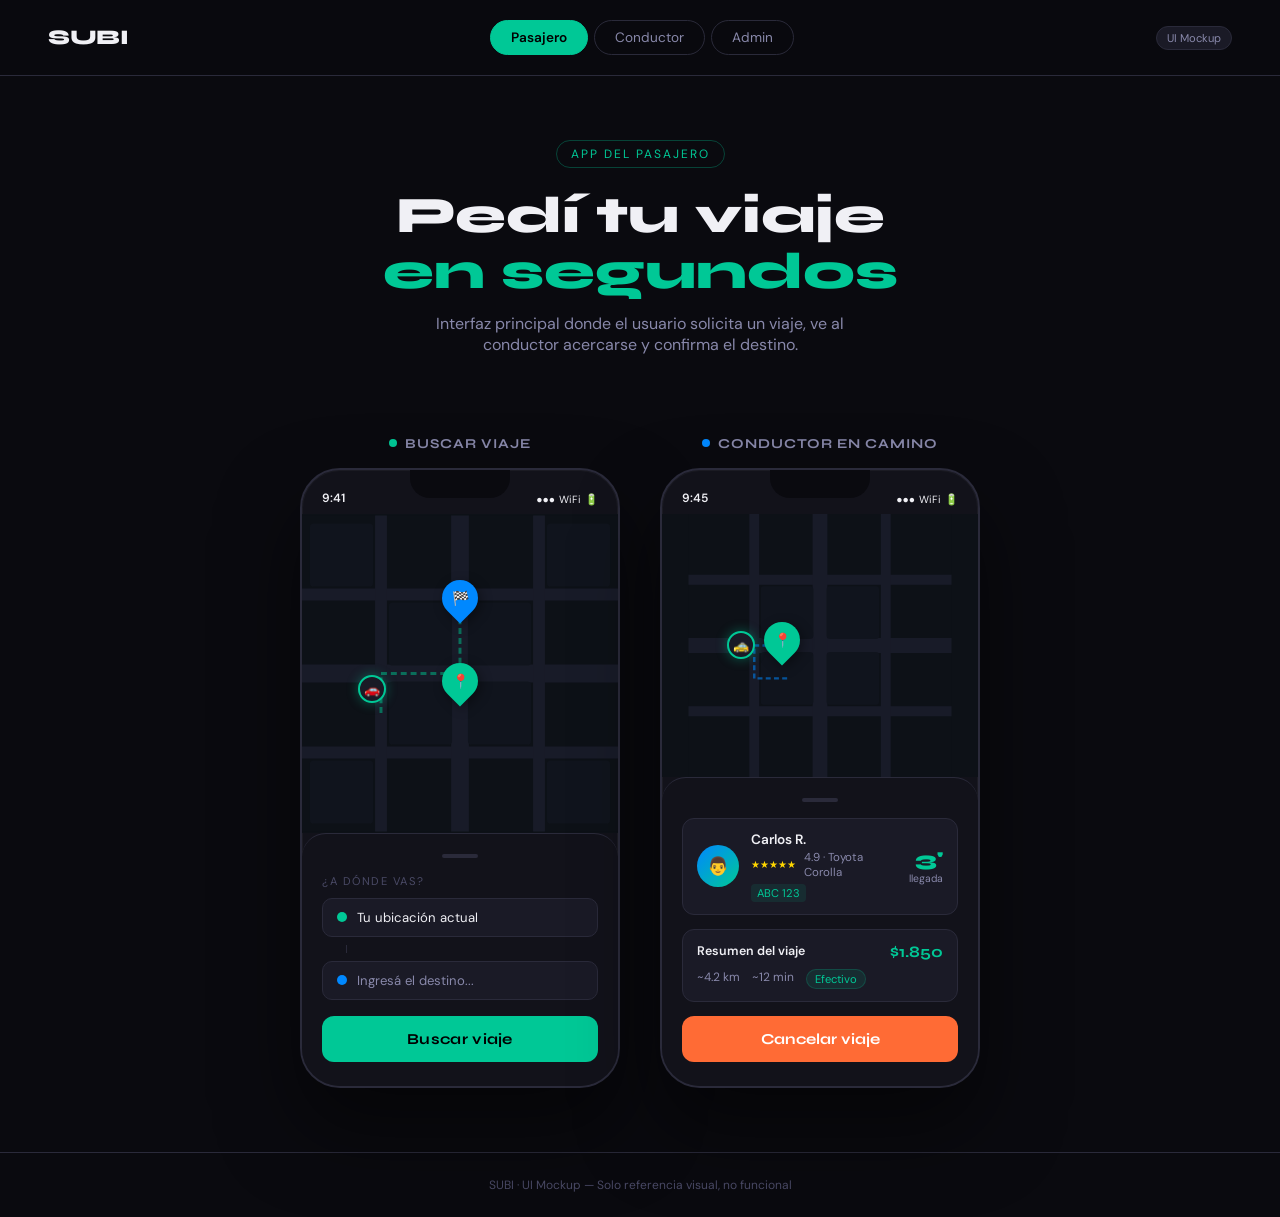
<file: mockup.html>
<!DOCTYPE html>
<html lang="es">

<head>
    <meta charset="UTF-8">
    <meta name="viewport" content="width=device-width, initial-scale=1.0">
    <title>SUBI — UI Mockup</title>
    <link
        href="https://fonts.googleapis.com/css2?family=Syne:wght@400;600;700;800&family=DM+Sans:wght@300;400;500&display=swap"
        rel="stylesheet">
    <link rel="stylesheet" href="mockup.css">
</head>

<body>

    <nav>
        <div class="logo">SUBI</div>
        <div class="nav-tabs">
            <button class="tab-btn active" onclick="showSection('passenger')">Pasajero</button>
            <button class="tab-btn" onclick="showSection('driver')">Conductor</button>
            <button class="tab-btn" onclick="showSection('admin')">Admin</button>
        </div>
        <div class="badge">UI Mockup</div>
    </nav>

    <!-- PASAJERO -->
    <div id="passenger-section" class="section active">
        <div class="hero">
            <div class="hero-eyebrow">App del Pasajero</div>
            <h1>Pedí tu viaje<br><em>en segundos</em></h1>
            <p>Interfaz principal donde el usuario solicita un viaje, ve al conductor acercarse y confirma el destino.
            </p>
        </div>

        <div class="phones-wrap">

            <!-- PANTALLA 1: PEDIR VIAJE -->
            <div class="phone-block">
                <div class="phone-label">
                    <div class="dot"></div>Buscar viaje
                </div>
                <div class="phone">
                    <div class="screen">
                        <div class="status-bar">
                            <span class="status-time">9:41</span>
                            <div class="status-icons"><span>●●●</span><span>WiFi</span><span>🔋</span></div>
                        </div>
                        <div class="map-area">
                            <!-- SVG MAP MOCK -->
                            <svg class="map-svg" viewBox="0 0 320 320" xmlns="http://www.w3.org/2000/svg">
                                <rect fill="#0d1117" width="320" height="320" />
                                <!-- calles -->
                                <line x1="0" y1="80" x2="320" y2="80" stroke="#1e2030" stroke-width="12" />
                                <line x1="0" y1="160" x2="320" y2="160" stroke="#1e2030" stroke-width="18" />
                                <line x1="0" y1="240" x2="320" y2="240" stroke="#1e2030" stroke-width="12" />
                                <line x1="80" y1="0" x2="80" y2="320" stroke="#1e2030" stroke-width="12" />
                                <line x1="160" y1="0" x2="160" y2="320" stroke="#1e2030" stroke-width="18" />
                                <line x1="240" y1="0" x2="240" y2="320" stroke="#1e2030" stroke-width="12" />
                                <!-- manzanas -->
                                <rect x="88" y="88" width="64" height="64" fill="#121620" rx="4" />
                                <rect x="168" y="88" width="64" height="64" fill="#121620" rx="4" />
                                <rect x="88" y="168" width="64" height="64" fill="#121620" rx="4" />
                                <rect x="168" y="168" width="64" height="64" fill="#121620" rx="4" />
                                <rect x="8" y="8" width="64" height="64" fill="#121620" rx="4" />
                                <rect x="248" y="8" width="64" height="64" fill="#121620" rx="4" />
                                <rect x="8" y="248" width="64" height="64" fill="#121620" rx="4" />
                                <rect x="248" y="248" width="64" height="64" fill="#121620" rx="4" />
                                <!-- ruta activa -->
                                <polyline points="80,200 80,160 160,160 160,100" stroke="#00c896" stroke-width="3"
                                    fill="none" stroke-dasharray="6,4" opacity="0.7" />
                            </svg>
                            <!-- pines -->
                            <div class="map-pin" style="left:50%;top:58%;">
                                <div class="pin-circle green"><span class="pin-icon">📍</span></div>
                            </div>
                            <div class="map-pin" style="left:50%;top:32%;">
                                <div class="pin-circle blue"><span class="pin-icon">🏁</span></div>
                            </div>
                            <!-- auto -->
                            <div class="car-dot"
                                style="position:absolute;left:22%;top:55%;transform:translate(-50%,-50%);">🚗</div>
                        </div>
                        <div class="bottom-card">
                            <div class="drag-handle"></div>
                            <p class="section-title">¿A dónde vas?</p>
                            <div class="input-row">
                                <div class="input-field">
                                    <div class="input-dot green"></div>
                                    <span class="input-text filled">Tu ubicación actual</span>
                                </div>
                                <div class="input-connector"></div>
                                <div class="input-field">
                                    <div class="input-dot blue"></div>
                                    <span class="input-text">Ingresá el destino...</span>
                                </div>
                            </div>
                            <button class="btn-primary">Buscar viaje</button>
                        </div>
                    </div>
                </div>
            </div>

            <!-- PANTALLA 2: CONDUCTOR EN CAMINO -->
            <div class="phone-block">
                <div class="phone-label">
                    <div class="dot blue"></div>Conductor en camino
                </div>
                <div class="phone">
                    <div class="screen">
                        <div class="status-bar">
                            <span class="status-time">9:45</span>
                            <div class="status-icons"><span>●●●</span><span>WiFi</span><span>🔋</span></div>
                        </div>
                        <div class="map-area">
                            <svg class="map-svg" viewBox="0 0 320 320" xmlns="http://www.w3.org/2000/svg">
                                <rect fill="#0d1117" width="320" height="320" />
                                <line x1="0" y1="80" x2="320" y2="80" stroke="#1e2030" stroke-width="12" />
                                <line x1="0" y1="160" x2="320" y2="160" stroke="#1e2030" stroke-width="18" />
                                <line x1="0" y1="240" x2="320" y2="240" stroke="#1e2030" stroke-width="12" />
                                <line x1="80" y1="0" x2="80" y2="320" stroke="#1e2030" stroke-width="12" />
                                <line x1="160" y1="0" x2="160" y2="320" stroke="#1e2030" stroke-width="18" />
                                <line x1="240" y1="0" x2="240" y2="320" stroke="#1e2030" stroke-width="12" />
                                <rect x="88" y="88" width="64" height="64" fill="#121620" rx="4" />
                                <rect x="168" y="88" width="64" height="64" fill="#121620" rx="4" />
                                <rect x="88" y="168" width="64" height="64" fill="#121620" rx="4" />
                                <rect x="168" y="168" width="64" height="64" fill="#121620" rx="4" />
                                <polyline points="120,200 80,200 80,160 120,160" stroke="#0088ff" stroke-width="3"
                                    fill="none" stroke-dasharray="6,4" opacity="0.8" />
                            </svg>
                            <div class="map-pin" style="left:38%;top:55%;">
                                <div class="pin-circle green"><span class="pin-icon">📍</span></div>
                            </div>
                            <div class="car-dot"
                                style="position:absolute;left:25%;top:50%;transform:translate(-50%,-50%);">🚕</div>
                        </div>
                        <div class="bottom-card">
                            <div class="drag-handle"></div>
                            <div class="driver-card">
                                <div class="driver-avatar">👨</div>
                                <div class="driver-info">
                                    <div class="name">Carlos R.</div>
                                    <div class="sub">
                                        <span class="stars">★★★★★</span>
                                        <span>4.9 · Toyota Corolla</span>
                                    </div>
                                    <div class="sub" style="margin-top:4px;">
                                        <span
                                            style="font-size:0.7rem;background:rgba(0,200,150,0.1);color:var(--accent);padding:2px 6px;border-radius:4px;">ABC
                                            123</span>
                                    </div>
                                </div>
                                <div class="driver-eta">
                                    <div class="mins">3'</div>
                                    <div class="label">llegada</div>
                                </div>
                            </div>
                            <div class="trip-card">
                                <div class="trip-card-header">
                                    <span class="title">Resumen del viaje</span>
                                    <span class="price">$1.850</span>
                                </div>
                                <div class="trip-card-body">
                                    <span>~4.2 km</span>
                                    <span>~12 min</span>
                                    <span class="trip-chip">Efectivo</span>
                                </div>
                            </div>
                            <button class="btn-warn">Cancelar viaje</button>
                        </div>
                    </div>
                </div>
            </div>

        </div>
    </div>

    <!-- CONDUCTOR -->
    <div id="driver-section" class="section">
        <div class="hero">
            <div class="hero-eyebrow">App del Conductor</div>
            <h1>Gestioná tus<br><em>viajes del día</em></h1>
            <p>El conductor activa su disponibilidad, recibe solicitudes y acepta o rechaza viajes en tiempo real.</p>
        </div>

        <div class="phones-wrap">

            <!-- PANTALLA 1: DISPONIBLE -->
            <div class="phone-block">
                <div class="phone-label">
                    <div class="dot"></div>En línea
                </div>
                <div class="phone">
                    <div class="screen">
                        <div class="status-bar">
                            <span class="status-time">14:22</span>
                            <div class="status-icons"><span>●●●</span><span>WiFi</span><span>🔋</span></div>
                        </div>
                        <div class="map-area">
                            <svg class="map-svg" viewBox="0 0 320 320" xmlns="http://www.w3.org/2000/svg">
                                <rect fill="#0d1117" width="320" height="320" />
                                <line x1="0" y1="80" x2="320" y2="80" stroke="#1e2030" stroke-width="12" />
                                <line x1="0" y1="160" x2="320" y2="160" stroke="#1e2030" stroke-width="18" />
                                <line x1="0" y1="240" x2="320" y2="240" stroke="#1e2030" stroke-width="12" />
                                <line x1="80" y1="0" x2="80" y2="320" stroke="#1e2030" stroke-width="12" />
                                <line x1="160" y1="0" x2="160" y2="320" stroke="#1e2030" stroke-width="18" />
                                <line x1="240" y1="0" x2="240" y2="320" stroke="#1e2030" stroke-width="12" />
                                <rect x="88" y="88" width="64" height="64" fill="#121620" rx="4" />
                                <rect x="168" y="88" width="64" height="64" fill="#121620" rx="4" />
                                <rect x="88" y="168" width="64" height="64" fill="#121620" rx="4" />
                                <rect x="168" y="168" width="64" height="64" fill="#121620" rx="4" />
                            </svg>
                            <div class="car-dot"
                                style="position:absolute;left:50%;top:50%;transform:translate(-50%,-50%);width:36px;height:36px;font-size:16px;">
                                🚕</div>
                        </div>
                        <div class="bottom-card">
                            <div class="drag-handle"></div>
                            <div class="toggle-card">
                                <div class="toggle-info">
                                    <div class="label">Disponible</div>
                                    <div class="sub">Estás recibiendo viajes</div>
                                </div>
                                <div class="toggle-switch"></div>
                            </div>
                            <div class="earnings-row">
                                <div class="earn-chip">
                                    <div class="val">$8.400</div>
                                    <div class="lbl">Hoy</div>
                                </div>
                                <div class="earn-chip">
                                    <div class="val">7</div>
                                    <div class="lbl">Viajes</div>
                                </div>
                                <div class="earn-chip">
                                    <div class="val">4h 20m</div>
                                    <div class="lbl">En línea</div>
                                </div>
                            </div>
                            <div class="request-card">
                                <div class="request-header">
                                    <span class="new-badge">NUEVO VIAJE</span>
                                    <span class="amount">$1.850</span>
                                </div>
                                <div class="route-list">
                                    <div class="route-item">
                                        <div class="rdot g"></div>Av. Rivadavia 1240
                                    </div>
                                    <div class="route-item">
                                        <div class="rdot b"></div>Centro Cívico Comodoro
                                    </div>
                                </div>
                                <div class="btn-row">
                                    <button class="btn-accept">Aceptar</button>
                                    <button class="btn-reject">Rechazar</button>
                                </div>
                            </div>
                        </div>
                    </div>
                </div>
            </div>

            <!-- PANTALLA 2: EN VIAJE -->
            <div class="phone-block">
                <div class="phone-label">
                    <div class="dot blue"></div>En viaje
                </div>
                <div class="phone">
                    <div class="screen">
                        <div class="status-bar">
                            <span class="status-time">14:31</span>
                            <div class="status-icons"><span>●●●</span><span>WiFi</span><span>🔋</span></div>
                        </div>
                        <div class="map-area">
                            <svg class="map-svg" viewBox="0 0 320 320" xmlns="http://www.w3.org/2000/svg">
                                <rect fill="#0d1117" width="320" height="320" />
                                <line x1="0" y1="80" x2="320" y2="80" stroke="#1e2030" stroke-width="12" />
                                <line x1="0" y1="160" x2="320" y2="160" stroke="#1e2030" stroke-width="18" />
                                <line x1="0" y1="240" x2="320" y2="240" stroke="#1e2030" stroke-width="12" />
                                <line x1="80" y1="0" x2="80" y2="320" stroke="#1e2030" stroke-width="12" />
                                <line x1="160" y1="0" x2="160" y2="320" stroke="#1e2030" stroke-width="18" />
                                <line x1="240" y1="0" x2="240" y2="320" stroke="#1e2030" stroke-width="12" />
                                <rect x="88" y="88" width="64" height="64" fill="#121620" rx="4" />
                                <rect x="168" y="88" width="64" height="64" fill="#121620" rx="4" />
                                <rect x="88" y="168" width="64" height="64" fill="#121620" rx="4" />
                                <rect x="168" y="168" width="64" height="64" fill="#121620" rx="4" />
                                <polyline points="160,200 160,160 240,160 240,100" stroke="#0088ff" stroke-width="3"
                                    fill="none" stroke-dasharray="0" opacity="0.9" />
                            </svg>
                            <div class="map-pin" style="left:75%;top:32%;">
                                <div class="pin-circle blue"><span class="pin-icon">🏁</span></div>
                            </div>
                            <div class="car-dot"
                                style="position:absolute;left:50%;top:62%;transform:translate(-50%,-50%);width:36px;height:36px;font-size:16px;">
                                🚕</div>
                        </div>
                        <div class="bottom-card">
                            <div class="drag-handle"></div>
                            <div class="driver-card" style="margin-bottom:14px;">
                                <div class="driver-avatar">👩</div>
                                <div class="driver-info">
                                    <div class="name">María G. (Pasajera)</div>
                                    <div class="sub"><span class="stars">★★★★★</span><span>4.8</span></div>
                                </div>
                                <div class="driver-eta">
                                    <div class="mins">8'</div>
                                    <div class="label">al destino</div>
                                </div>
                            </div>
                            <div class="trip-card">
                                <div class="trip-card-header">
                                    <span class="title">Centro Cívico</span>
                                    <span class="price">$1.850</span>
                                </div>
                                <div class="trip-card-body">
                                    <span>3.1 km restantes</span>
                                    <span class="trip-chip">En curso</span>
                                </div>
                            </div>
                            <button class="btn-primary">Finalizar viaje</button>
                        </div>
                    </div>
                </div>
            </div>

        </div>
    </div>

    <!-- ADMIN -->
    <div id="admin-section" class="section">
        <div class="admin-header">
            <div>
                <h2>Panel de <span>Administración</span></h2>
                <div class="admin-date">Lunes 30 de marzo, 2026 · Comodoro Rivadavia</div>
            </div>
            <div style="display:flex;gap:10px;align-items:center;">
                <div
                    style="width:8px;height:8px;border-radius:50%;background:var(--accent);box-shadow:0 0 8px rgba(0,200,150,0.5);">
                </div>
                <span style="font-size:0.82rem;color:var(--text2);">Sistema operativo</span>
            </div>
        </div>

        <div class="kpi-grid">
            <div class="kpi-card">
                <div class="kpi-label">Viajes hoy</div>
                <div class="kpi-value">142</div>
                <div class="kpi-change">↑ 18% vs ayer</div>
            </div>
            <div class="kpi-card blue">
                <div class="kpi-label">Conductores activos</div>
                <div class="kpi-value">23</div>
                <div class="kpi-change">↑ 4 más que ayer</div>
            </div>
            <div class="kpi-card warn">
                <div class="kpi-label">Ingresos del día</div>
                <div class="kpi-value">$214k</div>
                <div class="kpi-change down">↓ 3% vs ayer</div>
            </div>
            <div class="kpi-card purple">
                <div class="kpi-label">Usuarios registrados</div>
                <div class="kpi-value">1.840</div>
                <div class="kpi-change">↑ 12 nuevos hoy</div>
            </div>
        </div>

        <div class="admin-grid">
            <!-- CHART -->
            <div class="admin-card">
                <div class="admin-card-title">
                    <span>Viajes por hora</span>
                    <span class="see-all">Esta semana</span>
                </div>
                <div class="mini-chart">
                    <div class="bar dim" style="height:30%"></div>
                    <div class="bar dim" style="height:20%"></div>
                    <div class="bar dim" style="height:40%"></div>
                    <div class="bar accent" style="height:55%"></div>
                    <div class="bar accent" style="height:80%"></div>
                    <div class="bar accent" style="height:95%"></div>
                    <div class="bar accent" style="height:100%"></div>
                    <div class="bar accent" style="height:75%"></div>
                    <div class="bar dim" style="height:50%"></div>
                    <div class="bar dim" style="height:35%"></div>
                    <div class="bar dim" style="height:28%"></div>
                    <div class="bar dim" style="height:20%"></div>
                </div>
                <div class="chart-labels">
                    <span>6</span><span>8</span><span>10</span><span>12</span>
                    <span>14</span><span>16</span><span>18</span><span>20</span>
                    <span>22</span><span>0</span><span>2</span><span>4</span>
                </div>
            </div>

            <!-- CONDUCTORES -->
            <div class="admin-card">
                <div class="admin-card-title">
                    <span>Conductores</span>
                    <span class="see-all">Ver todos →</span>
                </div>
                <div class="conductor-list">
                    <div class="conductor-row">
                        <div class="c-avatar">CR</div>
                        <div class="c-info">
                            <div class="c-name">Carlos Rodríguez</div>
                            <div class="c-sub">Toyota Corolla · ABC 123</div>
                        </div>
                        <div class="c-badge trip">En viaje</div>
                    </div>
                    <div class="conductor-row">
                        <div class="c-avatar">MP</div>
                        <div class="c-info">
                            <div class="c-name">Marcela Pereyra</div>
                            <div class="c-sub">Volkswagen Gol · XYZ 789</div>
                        </div>
                        <div class="c-badge online">En línea</div>
                    </div>
                    <div class="conductor-row">
                        <div class="c-avatar">JL</div>
                        <div class="c-info">
                            <div class="c-name">Jorge López</div>
                            <div class="c-sub">Renault Logan · DEF 456</div>
                        </div>
                        <div class="c-badge online">En línea</div>
                    </div>
                    <div class="conductor-row">
                        <div class="c-avatar">SG</div>
                        <div class="c-info">
                            <div class="c-name">Silvia González</div>
                            <div class="c-sub">Fiat Siena · GHI 012</div>
                        </div>
                        <div class="c-badge offline">Desconectado</div>
                    </div>
                </div>
            </div>

            <!-- MAPA ACTIVO -->
            <div class="admin-card full">
                <div class="admin-card-title">
                    <span>Actividad en tiempo real — Comodoro Rivadavia</span>
                    <span class="see-all">Pantalla completa →</span>
                </div>
                <div class="map-admin">
                    <svg width="100%" height="100%" viewBox="0 0 800 200" xmlns="http://www.w3.org/2000/svg">
                        <rect fill="#0d1117" width="800" height="200" />
                        <line x1="0" y1="50" x2="800" y2="50" stroke="#1e2030" stroke-width="10" />
                        <line x1="0" y1="100" x2="800" y2="100" stroke="#1e2030" stroke-width="16" />
                        <line x1="0" y1="150" x2="800" y2="150" stroke="#1e2030" stroke-width="10" />
                        <line x1="100" y1="0" x2="100" y2="200" stroke="#1e2030" stroke-width="10" />
                        <line x1="200" y1="0" x2="200" y2="200" stroke="#1e2030" stroke-width="10" />
                        <line x1="300" y1="0" x2="300" y2="200" stroke="#1e2030" stroke-width="16" />
                        <line x1="400" y1="0" x2="400" y2="200" stroke="#1e2030" stroke-width="10" />
                        <line x1="500" y1="0" x2="500" y2="200" stroke="#1e2030" stroke-width="10" />
                        <line x1="600" y1="0" x2="600" y2="200" stroke="#1e2030" stroke-width="16" />
                        <line x1="700" y1="0" x2="700" y2="200" stroke="#1e2030" stroke-width="10" />
                        <rect x="108" y="8" width="84" height="84" fill="#12121a" rx="4" />
                        <rect x="208" y="8" width="84" height="84" fill="#12121a" rx="4" />
                        <rect x="308" y="8" width="84" height="84" fill="#12121a" rx="4" />
                        <rect x="408" y="8" width="84" height="84" fill="#12121a" rx="4" />
                        <rect x="508" y="8" width="84" height="84" fill="#12121a" rx="4" />
                        <rect x="108" y="108" width="84" height="84" fill="#12121a" rx="4" />
                        <rect x="308" y="108" width="84" height="84" fill="#12121a" rx="4" />
                        <rect x="508" y="108" width="84" height="84" fill="#12121a" rx="4" />
                        <rect x="608" y="108" width="84" height="84" fill="#12121a" rx="4" />
                    </svg>
                    <div class="active-dots">
                        <div class="a-dot" style="left:15%;top:40%;"></div>
                        <div class="a-dot" style="left:28%;top:65%;"></div>
                        <div class="a-dot blue" style="left:42%;top:35%;"></div>
                        <div class="a-dot" style="left:55%;top:70%;"></div>
                        <div class="a-dot warn" style="left:63%;top:45%;"></div>
                        <div class="a-dot blue" style="left:72%;top:30%;"></div>
                        <div class="a-dot" style="left:80%;top:60%;"></div>
                        <div class="a-dot blue" style="left:35%;top:55%;"></div>
                    </div>
                    <div class="map-label"><strong>23 conductores activos</strong> · 8 viajes en curso</div>
                </div>
            </div>

            <!-- VIAJES RECIENTES -->
            <div class="admin-card full">
                <div class="admin-card-title">
                    <span>Últimos viajes</span>
                    <span class="see-all">Ver historial completo →</span>
                </div>
                <div class="trip-list">
                    <div class="trip-row">
                        <div class="t-icon">🚕</div>
                        <div class="t-info">
                            <div class="t-route">Av. Rivadavia → Terminal de Ómnibus</div>
                            <div class="t-meta">Carlos R. · hace 4 min · 3.2 km</div>
                        </div>
                        <div class="t-price">$1.420</div>
                    </div>
                    <div class="trip-row">
                        <div class="t-icon">🚕</div>
                        <div class="t-info">
                            <div class="t-route">Km 3 → Hospital Regional</div>
                            <div class="t-meta">Marcela P. · hace 11 min · 5.8 km</div>
                        </div>
                        <div class="t-price">$2.100</div>
                    </div>
                    <div class="trip-row">
                        <div class="t-icon">🚕</div>
                        <div class="t-info">
                            <div class="t-route">YPF Centro → Aeropuerto Gral. Mosconi</div>
                            <div class="t-meta">Jorge L. · hace 18 min · 14.2 km</div>
                        </div>
                        <div class="t-price">$4.800</div>
                    </div>
                    <div class="trip-row">
                        <div class="t-icon">🚕</div>
                        <div class="t-info">
                            <div class="t-route">Rada Tilly → Plaza San Martín</div>
                            <div class="t-meta">Silvia G. · hace 25 min · 8.1 km</div>
                        </div>
                        <div class="t-price">$3.200</div>
                    </div>
                </div>
            </div>

        </div>
    </div>

    <div class="footer">SUBI · UI Mockup — Solo referencia visual, no funcional</div>

    <script>
        function showSection(name) {
            document.querySelectorAll('.section').forEach(s => s.classList.remove('active'));
            document.querySelectorAll('.tab-btn').forEach(b => b.classList.remove('active'));
            document.getElementById(name + '-section').classList.add('active');
            event.target.classList.add('active');
        }
    </script>
</body>

</html>
</file>
<file: styles.css>
*,
*::before,
*::after {
  box-sizing: border-box;
  margin: 0;
  padding: 0;
}

:root {
  --bg: #07090f;
  --s1: #0c1018;
  --s2: #111722;
  --border: #1c2538;
  --border2: #243044;
  --accent: #00c896;
  --accent-dim: rgba(0, 200, 150, 0.12);
  --accent-border: rgba(0, 200, 150, 0.28);
  --blue: #3b82f6;
  --blue-dim: rgba(59, 130, 246, 0.12);
  --blue-border: rgba(59, 130, 246, 0.28);
  --purple: #a855f7;
  --purple-dim: rgba(168, 85, 247, 0.1);
  --purple-border: rgba(168, 85, 247, 0.25);
  --orange: #f59e0b;
  --orange-dim: rgba(245, 158, 11, 0.1);
  --orange-border: rgba(245, 158, 11, 0.25);
  --text: #e4ecf8;
  --text2: #7a93b5;
  --text3: #2e3f58;
}

body {
  background: var(--bg);
  font-family: 'DM Sans', sans-serif;
  color: var(--text);
}

/* ─── NAV ─── */
.nav {
  position: fixed;
  top: 0;
  left: 0;
  right: 0;
  height: 52px;
  background: rgba(7, 9, 15, 0.96);
  backdrop-filter: blur(12px);
  border-bottom: 1px solid var(--border);
  display: flex;
  align-items: center;
  justify-content: space-between;
  padding: 0 28px;
  z-index: 999;
}

.nav-brand {
  font-family: 'Syne', sans-serif;
  font-weight: 800;
  font-size: 1rem;
}

.nav-brand span {
  color: var(--accent);
}

.nav-right {
  display: flex;
  align-items: center;
  gap: 10px;
}

.nav-counter {
  font-size: .82rem;
  color: var(--text2);
  min-width: 44px;
  text-align: center;
}

.nbtn {
  padding: 6px 16px;
  border-radius: 6px;
  border: 1px solid var(--border2);
  background: var(--s2);
  color: var(--text);
  font-size: .82rem;
  cursor: pointer;
  font-family: 'DM Sans', sans-serif;
  transition: background .15s;
}

.nbtn:hover {
  background: var(--border);
}

.nbtn.p {
  background: var(--accent);
  border-color: var(--accent);
  color: #000;
  font-weight: 600;
}

.nbtn.p:hover {
  opacity: .88;
}

/* ─── LAYOUT ─── */
.wrap {
  padding-top: 52px;
  display: flex;
  align-items: center;
  justify-content: center;
  min-height: 100vh;
}

.vp {
  width: 100%;
  max-width: 1280px;
  aspect-ratio: 16/9;
  position: relative;
}

.slide {
  display: none;
  width: 100%;
  height: 100%;
  position: relative;
  overflow: hidden;
  background: var(--s1);
}

.slide.on {
  display: flex;
}

/* ─── PROGRESS + DOTS ─── */
.pbar {
  position: fixed;
  bottom: 0;
  left: 0;
  height: 2px;
  background: var(--accent);
  transition: width .3s;
  z-index: 999;
}

.dots {
  position: fixed;
  bottom: 14px;
  left: 50%;
  transform: translateX(-50%);
  display: flex;
  gap: 7px;
  z-index: 998;
}

.dot {
  width: 7px;
  height: 7px;
  border-radius: 3px;
  background: var(--border2);
  cursor: pointer;
  transition: all .2s;
}

.dot.on {
  background: var(--accent);
  width: 20px;
}

/* ─── TYPOGRAPHY ─── */
.tag {
  font-size: clamp(.6rem, .9vw, .75rem);
  letter-spacing: 2.5px;
  text-transform: uppercase;
  color: var(--accent);
  margin-bottom: 1%;
}

.tag.blue {
  color: var(--blue);
}

.tag.purple {
  color: var(--purple);
}

.tag.orange {
  color: var(--orange);
}

.h1 {
  font-family: 'Syne', sans-serif;
  font-weight: 800;
  line-height: 1.05;
}

.h1 .g {
  color: var(--accent);
}

.h1 .b {
  color: var(--blue);
}

.h2 {
  font-family: 'Syne', sans-serif;
  font-weight: 800;
  font-size: clamp(1.05rem, 2.4vw, 1.75rem);
  line-height: 1.1;
}

.h2 .g {
  color: var(--accent);
}

.h2 .b {
  color: var(--blue);
}

.h2 .p {
  color: var(--purple);
}

.h2 .o {
  color: var(--orange);
}

.body {
  font-size: clamp(.7rem, 1.1vw, .9rem);
  color: var(--text2);
  line-height: 1.65;
}

.body strong {
  color: var(--text);
}

.body .g {
  color: var(--accent);
  font-weight: 600;
}

/* ─── CARDS ─── */
.card {
  background: var(--s2);
  border: 1px solid var(--border);
  border-radius: 12px;
  padding: clamp(12px, 2.2%, 22px);
  display: flex;
  flex-direction: column;
  gap: clamp(6px, 1.2%, 12px);
}

.card.g {
  border-color: var(--accent-border);
  background: linear-gradient(135deg, var(--accent-dim), transparent);
}

.card.b {
  border-color: var(--blue-border);
  background: linear-gradient(135deg, var(--blue-dim), transparent);
}

.card.pu {
  border-color: var(--purple-border);
  background: linear-gradient(135deg, var(--purple-dim), transparent);
}

.card.or {
  border-color: var(--orange-border);
  background: linear-gradient(135deg, var(--orange-dim), transparent);
}

.card-title {
  font-family: 'Syne', sans-serif;
  font-weight: 700;
  font-size: clamp(.72rem, 1.3vw, 1rem);
}

.card-title .g {
  color: var(--accent);
}

.card-title .b {
  color: var(--blue);
}

.card-title .p {
  color: var(--purple);
}

.card-title .o {
  color: var(--orange);
}

/* ─── STAT BLOCKS ─── */
.stat {
  background: var(--s2);
  border: 1px solid var(--border);
  border-radius: 12px;
  padding: clamp(10px, 2.5%, 22px);
  text-align: center;
}

.stat-v {
  font-family: 'Syne', sans-serif;
  font-weight: 800;
  font-size: clamp(1.4rem, 3.8vw, 2.8rem);
  line-height: 1;
}

.stat-v.g {
  color: var(--accent);
}

.stat-v.b {
  color: var(--blue);
}

.stat-v.p {
  color: var(--purple);
}

.stat-v.o {
  color: var(--orange);
}

.stat-l {
  font-size: clamp(.6rem, .9vw, .75rem);
  color: var(--text2);
  text-transform: uppercase;
  letter-spacing: 1px;
  margin-top: 5px;
}

/* ─── PILLS ─── */
.pill {
  display: inline-flex;
  align-items: center;
  gap: 5px;
  padding: .4em 1em;
  border-radius: 100px;
  font-size: clamp(.6rem, .9vw, .75rem);
  font-weight: 500;
}

.pill.g {
  background: var(--accent-dim);
  border: 1px solid var(--accent-border);
  color: var(--accent);
}

.pill.b {
  background: var(--blue-dim);
  border: 1px solid var(--blue-border);
  color: var(--blue);
}

.pill.pu {
  background: var(--purple-dim);
  border: 1px solid var(--purple-border);
  color: var(--purple);
}

.pill.or {
  background: var(--orange-dim);
  border: 1px solid var(--orange-border);
  color: var(--orange);
}

.pill.n {
  background: var(--s2);
  border: 1px solid var(--border2);
  color: var(--text2);
}

/* ─── CHECK LIST ─── */
.cl {
  list-style: none;
  display: flex;
  flex-direction: column;
  gap: clamp(5px, .9%, 9px);
}

.cl li {
  display: flex;
  gap: clamp(6px, 1%, 10px);
  align-items: flex-start;
  font-size: clamp(.66rem, 1.05vw, .86rem);
  color: var(--text2);
  line-height: 1.5;
}

.cl li .i {
  flex-shrink: 0;
  margin-top: .1em;
  font-weight: 700;
  color: var(--text3);
}

.cl li strong {
  color: var(--text);
}

/* ─── CODE BLOCK ─── */
.code {
  background: #0a0f1a;
  border: 1px solid var(--border);
  border-radius: 8px;
  padding: clamp(8px, 1.6%, 16px);
  font-family: 'Courier New', monospace;
  font-size: clamp(.6rem, .92vw, .75rem);
  color: #7dd3fc;
  line-height: 1.65;
  overflow: hidden;
}

.code .cm {
  color: #4a5568;
}

.code .kw {
  color: var(--accent);
}

.code .st {
  color: #fbbf24;
}

.code .nu {
  color: #a78bfa;
}

/* ─── ENDPOINT BLOCK ─── */
.ep {
  background: #080d16;
  border: 1px solid var(--border);
  border-radius: 8px;
  padding: clamp(8px, 1.6%, 14px);
}

.ep-head {
  display: flex;
  align-items: center;
  gap: 8px;
  margin-bottom: clamp(5px, 1%, 9px);
}

.ep-method {
  font-family: 'Syne', sans-serif;
  font-weight: 800;
  font-size: clamp(.58rem, .88vw, .7rem);
  padding: 3px 8px;
  border-radius: 4px;
}

.ep-method.get {
  background: var(--accent-dim);
  color: var(--accent);
}

.ep-method.post {
  background: var(--blue-dim);
  color: var(--blue);
}

.ep-path {
  font-family: 'Courier New', monospace;
  font-size: clamp(.58rem, .88vw, .7rem);
  color: var(--text2);
}

.ep-path span {
  color: var(--text);
}

.ep-body {
  font-family: 'Courier New', monospace;
  font-size: clamp(.56rem, .84vw, .68rem);
  color: #64748b;
  line-height: 1.75;
}

.ep-body .k {
  color: #7dd3fc;
}

.ep-body .v {
  color: #a78bfa;
}

.ep-body .s {
  color: #fbbf24;
}

.ep-body .c {
  color: #374151;
}

/* ─── ARCH LAYERS ─── */
.arch-layer {
  border-radius: 8px;
  padding: clamp(8px, 1.6%, 14px);
  display: flex;
  align-items: center;
  gap: clamp(8px, 1.5%, 14px);
  border: 1px solid var(--border);
}

.arch-layer.g {
  background: var(--accent-dim);
  border-color: var(--accent-border);
}

.arch-layer.b {
  background: var(--blue-dim);
  border-color: var(--blue-border);
}

.arch-layer.p {
  background: var(--purple-dim);
  border-color: var(--purple-border);
}

.arch-layer.o {
  background: var(--orange-dim);
  border-color: var(--orange-border);
}

.arch-layer.n {
  background: var(--s2);
}

.arch-label {
  font-family: 'Syne', sans-serif;
  font-weight: 700;
  font-size: clamp(.66rem, 1.1vw, .86rem);
  flex-shrink: 0;
  min-width: 18%;
}

.arch-label.g {
  color: var(--accent);
}

.arch-label.b {
  color: var(--blue);
}

.arch-label.p {
  color: var(--purple);
}

.arch-label.o {
  color: var(--orange);
}

.arch-pills {
  display: flex;
  flex-wrap: wrap;
  gap: 5px;
}

/* ─── TIMELINE ─── */
.tl {
  display: flex;
  flex-direction: column;
  gap: clamp(5px, 1.1%, 11px);
}

.tli {
  display: flex;
  gap: clamp(8px, 1.5%, 14px);
}

.tl-left {
  display: flex;
  flex-direction: column;
  align-items: center;
  flex-shrink: 0;
}

.tl-dot {
  width: clamp(22px, 2.8vw, 30px);
  height: clamp(22px, 2.8vw, 30px);
  border-radius: 50%;
  display: flex;
  align-items: center;
  justify-content: center;
  font-size: clamp(.58rem, .9vw, .72rem);
  font-weight: 700;
  color: #000;
  flex-shrink: 0;
}

.tl-dot.g {
  background: var(--accent);
}

.tl-dot.b {
  background: var(--blue);
}

.tl-dot.p {
  background: var(--purple);
}

.tl-line {
  width: 1px;
  flex: 1;
  background: var(--border);
  min-height: 10px;
  margin-top: 2px;
}

.tl-body {
  padding-bottom: clamp(5px, 1%, 10px);
  flex: 1;
}

.tl-period {
  font-size: clamp(.56rem, .85vw, .68rem);
  color: var(--accent);
  text-transform: uppercase;
  letter-spacing: 1px;
  margin-bottom: 1%;
}

.tl-period.b {
  color: var(--blue);
}

.tl-period.p {
  color: var(--purple);
}

.tl-title {
  font-family: 'Syne', sans-serif;
  font-weight: 700;
  font-size: clamp(.68rem, 1.2vw, .92rem);
  margin-bottom: 1%;
}

.tl-desc {
  font-size: clamp(.62rem, .98vw, .8rem);
  color: var(--text2);
  line-height: 1.55;
}

/* ─── LAYOUT HELPERS ─── */
.inner {
  width: 100%;
  height: 100%;
  display: flex;
  flex-direction: column;
  padding: clamp(18px, 4.5%, 44px) clamp(22px, 5.5%, 60px);
}

.hdr {
  flex-shrink: 0;
  margin-bottom: clamp(10px, 2.5%, 22px);
}

.content {
  flex: 1;
  display: flex;
  overflow: hidden;
}

.g2 {
  display: grid;
  grid-template-columns: 1fr 1fr;
  gap: clamp(8px, 2%, 20px);
}

.g3 {
  display: grid;
  grid-template-columns: 1fr 1fr 1fr;
  gap: clamp(7px, 1.8%, 18px);
}

.g4 {
  display: grid;
  grid-template-columns: 1fr 1fr 1fr 1fr;
  gap: clamp(6px, 1.5%, 14px);
}

.g21 {
  display: grid;
  grid-template-columns: 1.3fr 0.7fr;
  gap: clamp(8px, 2%, 20px);
}

.g12 {
  display: grid;
  grid-template-columns: 0.7fr 1.3fr;
  gap: clamp(8px, 2%, 20px);
}

.vs {
  display: flex;
  flex-direction: column;
  gap: clamp(7px, 1.5%, 14px);
}

.hs {
  display: flex;
  gap: clamp(6px, 1.2%, 12px);
  flex-wrap: wrap;
  align-items: flex-start;
}

.fill {
  width: 100%;
  height: 100%;
}

.ac {
  align-items: center;
}

.as {
  align-items: start;
}

/* ─── BG DECORATIONS ─── */
.bg-grid {
  position: absolute;
  inset: 0;
  pointer-events: none;
  background-image:
    linear-gradient(var(--border) 1px, transparent 1px),
    linear-gradient(90deg, var(--border) 1px, transparent 1px);
  background-size: 52px 52px;
  opacity: .22;
}

.bg-glow {
  position: absolute;
  pointer-events: none;
  border-radius: 50%;
  filter: blur(80px);
}

/* ─── COST ROWS ─── */
.cost-row {
  display: flex;
  justify-content: space-between;
  align-items: center;
  padding: 2.2% 0;
  border-bottom: 1px solid var(--border);
  font-size: clamp(.64rem, 1.05vw, .84rem);
}

.cost-row:last-child {
  border-bottom: none;
}

.cost-row .cost-label {
  color: var(--text2);
}

.cost-row .cost-val {
  font-weight: 600;
  color: var(--text);
  font-family: 'Syne', sans-serif;
}

.cost-row .cost-val.g {
  color: var(--accent);
}

.cost-row.total {
  border-top: 1px solid var(--accent);
  padding-top: 2.8%;
  margin-top: 1%;
}

.cost-row.total .cost-label {
  font-family: 'Syne', sans-serif;
  font-weight: 700;
  color: var(--text);
}

.cost-row.total .cost-val {
  font-size: clamp(.78rem, 1.4vw, 1.1rem);
  color: var(--accent);
}

/* ─── PRINT ─── */
@media print {

  .nav,
  .pbar,
  .dots {
    display: none !important;
  }

  .wrap {
    padding-top: 0;
  }

  .slide {
    display: flex !important;
    page-break-after: always;
    height: 100vh;
  }

  * {
    -webkit-print-color-adjust: exact !important;
    print-color-adjust: exact !important;
  }
}

/* ════════════════════════════════════════════════
   RESPONSIVE — mobile-first breakpoints
   Strategy: below 900px we break the 16:9 lock
   and switch to vertical scroll layout.
   ════════════════════════════════════════════════ */

/* ── 1024px: tighter desktop ── */
@media (max-width: 1024px) {
  .g4 {
    grid-template-columns: 1fr 1fr;
  }
}

/* ── 900px: tablet — break the aspect-ratio lock ── */
@media (max-width: 900px) {

  /* Nav */
  .nav {
    padding: 0 16px;
    gap: 8px;
    height: 48px;
  }

  .nav-brand {
    font-size: .88rem;
  }

  .nav-counter {
    display: none;
  }

  .nbtn {
    padding: 5px 10px;
    font-size: .75rem;
  }

  /* Hide prev/next — no longer needed in scroll mode */
  .nav-right .nbtn:first-child,
  .nav-right .nbtn:nth-child(2) {
    display: none;
  }

  /* Kill fixed 16:9 viewport */
  .wrap {
    padding-top: 48px;
    align-items: flex-start;
    min-height: auto;
  }

  .vp {
    aspect-ratio: unset;
    max-width: 100%;
    height: auto;
  }

  /* All slides visible, stacked vertically */
  .slide {
    display: flex !important;
    height: auto;
    min-height: 100svh;
    overflow: visible;
    border-top: 1px solid var(--border);
  }

  .slide:first-child {
    border-top: none;
  }

  /* Hide nav dots + progress bar */
  .dots {
    display: none;
  }

  .pbar {
    display: none;
  }

  /* Inner container */
  .inner {
    padding: 28px 20px 36px;
    height: auto;
    min-height: 100svh;
  }

  .hdr {
    margin-bottom: 18px;
  }

  .content {
    height: auto;
    overflow: visible;
    flex-direction: column;
  }

  /* Grids → single column */
  .g2,
  .g3,
  .g4,
  .g21,
  .g12 {
    grid-template-columns: 1fr;
    gap: 12px;
  }

  /* Row cards → column */
  .card[style*="flex-direction:row"],
  .card[style*="flex-direction: row"] {
    flex-direction: column !important;
    gap: 14px !important;
  }

  .card[style*="flex-direction:row"]>div,
  .card[style*="flex-direction: row"]>div {
    border-right: none !important;
    border-left: none !important;
    border-bottom: 1px solid var(--border) !important;
    padding-right: 0 !important;
    padding-left: 0 !important;
    padding-bottom: 14px !important;
  }

  .card[style*="flex-direction:row"]>div:last-child,
  .card[style*="flex-direction: row"]>div:last-child {
    border-bottom: none !important;
    padding-bottom: 0 !important;
  }

  /* fill helper */
  .fill {
    width: 100%;
    height: auto;
  }

  /* Typography */
  .h2 {
    font-size: clamp(1.1rem, 3.5vw, 1.6rem);
  }

  .body {
    font-size: clamp(.78rem, 2vw, .95rem);
  }

  .cl li {
    font-size: clamp(.74rem, 2vw, .9rem);
  }

  .card-title {
    font-size: clamp(.8rem, 2.2vw, 1rem);
  }

  .tag {
    font-size: clamp(.62rem, 1.5vw, .72rem);
  }

  .code {
    font-size: clamp(.62rem, 1.6vw, .75rem);
  }

  .ep-path,
  .ep-method {
    font-size: clamp(.6rem, 1.6vw, .72rem);
  }

  .ep-body {
    font-size: clamp(.58rem, 1.5vw, .7rem);
  }

  .tl-title {
    font-size: clamp(.74rem, 2vw, .92rem);
  }

  .tl-desc {
    font-size: clamp(.68rem, 1.8vw, .82rem);
  }

  .stat-v {
    font-size: clamp(1.6rem, 5vw, 2.4rem);
  }

  .pill {
    font-size: clamp(.62rem, 1.6vw, .72rem);
  }

  /* Portada S1 */
  #s1 {
    padding: 36px 20px 40px !important;
  }

  #s1 .h1 {
    font-size: clamp(1.8rem, 6vw, 3rem) !important;
    max-width: 100% !important;
  }

  #s1 .body {
    max-width: 100% !important;
  }

  /* Cierre S11 */
  #s11 {
    padding: 36px 20px 40px !important;
  }

  #s11 .h1 {
    font-size: clamp(1.6rem, 5vw, 2.6rem) !important;
    max-width: 100% !important;
  }

  #s11 .body {
    max-width: 100% !important;
  }

  /* Arch layers */
  .arch-layer {
    flex-wrap: wrap;
  }

  .arch-label {
    min-width: auto;
    width: 100%;
    margin-bottom: 4px;
  }
}

/* ── 600px: large phones ── */
@media (max-width: 600px) {
  .inner {
    padding: 22px 16px 28px;
  }

  .h2 {
    font-size: clamp(1rem, 4vw, 1.4rem);
  }

  .body {
    font-size: clamp(.76rem, 2.2vw, .9rem);
  }

  .cl li {
    font-size: clamp(.72rem, 2.2vw, .86rem);
  }

  .nav-brand {
    font-size: .82rem;
  }

  .nbtn {
    font-size: .72rem;
    padding: 5px 8px;
  }
}

/* ── 400px: small phones ── */
@media (max-width: 400px) {
  .nav {
    padding: 0 10px;
  }

  .inner {
    padding: 18px 12px 24px;
  }

  .nbtn {
    padding: 4px 6px;
    font-size: .68rem;
  }

  .nav-brand {
    font-size: .76rem;
  }

  .h2 {
    font-size: clamp(.95rem, 4.5vw, 1.25rem);
  }

  .tag {
    letter-spacing: 1.5px;
  }

  .pill {
    padding: .3em .7em;
  }

  .arch-pills {
    gap: 3px;
  }
}
</file>
<file: mockup.css>
:root {
    --bg: #0a0a0f;
    --surface: #12121a;
    --surface2: #1a1a26;
    --border: #2a2a3a;
    --accent: #00c896;
    --accent2: #0088ff;
    --warn: #ff6b35;
    --text: #f0f0f5;
    --text2: #8888aa;
    --text3: #4a4a66;
    --phone-w: 320px;
    --phone-h: 620px;
    --radius: 14px;
}

* {
    margin: 0;
    padding: 0;
    box-sizing: border-box;
}

body {
    background: var(--bg);
    color: var(--text);
    font-family: 'DM Sans', sans-serif;
    min-height: 100vh;
}

/* NAV */
nav {
    display: flex;
    align-items: center;
    justify-content: space-between;
    padding: 20px 48px;
    border-bottom: 1px solid var(--border);
    position: sticky;
    top: 0;
    background: rgba(10, 10, 15, 0.92);
    backdrop-filter: blur(12px);
    z-index: 100;
}

.logo {
    font-family: 'Syne', sans-serif;
    font-weight: 800;
    font-size: 1.3rem;
    letter-spacing: -0.5px;
}

.logo span {
    color: var(--accent);
}

.nav-tabs {
    display: flex;
    gap: 6px;
}

.tab-btn {
    padding: 8px 20px;
    border-radius: 100px;
    border: 1px solid var(--border);
    background: transparent;
    color: var(--text2);
    font-family: 'DM Sans', sans-serif;
    font-size: 0.85rem;
    cursor: pointer;
    transition: all 0.2s;
}

.tab-btn.active,
.tab-btn:hover {
    background: var(--accent);
    border-color: var(--accent);
    color: #000;
    font-weight: 600;
}

.badge {
    font-size: 0.7rem;
    background: var(--surface2);
    border: 1px solid var(--border);
    padding: 4px 10px;
    border-radius: 100px;
    color: var(--text2);
}

/* SECTIONS */
.section {
    display: none;
}

.section.active {
    display: block;
}

/* HERO */
.hero {
    text-align: center;
    padding: 64px 48px 48px;
}

.hero-eyebrow {
    display: inline-block;
    font-size: 0.75rem;
    letter-spacing: 2px;
    text-transform: uppercase;
    color: var(--accent);
    border: 1px solid rgba(0, 200, 150, 0.3);
    padding: 5px 14px;
    border-radius: 100px;
    margin-bottom: 20px;
}

.hero h1 {
    font-family: 'Syne', sans-serif;
    font-size: clamp(2rem, 4vw, 3.2rem);
    font-weight: 800;
    line-height: 1.1;
    margin-bottom: 12px;
}

.hero h1 em {
    color: var(--accent);
    font-style: normal;
}

.hero p {
    color: var(--text2);
    font-size: 1rem;
    max-width: 480px;
    margin: 0 auto;
}

/* PHONES LAYOUT */
.phones-wrap {
    display: flex;
    align-items: flex-start;
    justify-content: center;
    gap: 40px;
    padding: 32px 48px 64px;
    flex-wrap: wrap;
}

.phone-block {
    display: flex;
    flex-direction: column;
    align-items: center;
    gap: 16px;
}

.phone-label {
    font-family: 'Syne', sans-serif;
    font-weight: 700;
    font-size: 0.85rem;
    letter-spacing: 1px;
    text-transform: uppercase;
    color: var(--text2);
    display: flex;
    align-items: center;
    gap: 8px;
}

.phone-label .dot {
    width: 8px;
    height: 8px;
    border-radius: 50%;
    background: var(--accent);
}

.phone-label .dot.blue {
    background: var(--accent2);
}

/* PHONE FRAME */
.phone {
    width: var(--phone-w);
    height: var(--phone-h);
    background: var(--surface);
    border-radius: 40px;
    border: 2px solid var(--border);
    overflow: hidden;
    position: relative;
    box-shadow: 0 40px 80px rgba(0, 0, 0, 0.5), 0 0 0 1px rgba(255, 255, 255, 0.04) inset;
}

.phone::before {
    content: '';
    position: absolute;
    top: 0;
    left: 50%;
    transform: translateX(-50%);
    width: 100px;
    height: 28px;
    background: var(--bg);
    border-radius: 0 0 20px 20px;
    z-index: 10;
}

/* SCREENS */
.screen {
    width: 100%;
    height: 100%;
    display: flex;
    flex-direction: column;
    overflow: hidden;
}

/* MAP MOCK */
.map-area {
    position: relative;
    flex: 1;
    overflow: hidden;
    background: #0d1117;
}

.map-svg {
    width: 100%;
    height: 100%;
    opacity: 0.7;
}

.map-pin {
    position: absolute;
    display: flex;
    flex-direction: column;
    align-items: center;
    transform: translate(-50%, -100%);
    animation: pinBounce 2s ease-in-out infinite;
}

.map-pin .pin-circle {
    width: 36px;
    height: 36px;
    border-radius: 50% 50% 50% 0;
    transform: rotate(-45deg);
    display: flex;
    align-items: center;
    justify-content: center;
    font-size: 14px;
    box-shadow: 0 4px 12px rgba(0, 0, 0, 0.4);
}

.map-pin .pin-circle.green {
    background: var(--accent);
}

.map-pin .pin-circle.blue {
    background: var(--accent2);
}

.map-pin .pin-circle.warn {
    background: var(--warn);
}

.pin-icon {
    transform: rotate(45deg);
}

.map-pin .pin-tail {
    width: 2px;
    height: 8px;
    background: currentColor;
    opacity: 0.5;
}

.car-dot {
    position: absolute;
    width: 28px;
    height: 28px;
    background: var(--surface2);
    border: 2px solid var(--accent);
    border-radius: 50%;
    display: flex;
    align-items: center;
    justify-content: center;
    font-size: 13px;
    box-shadow: 0 0 12px rgba(0, 200, 150, 0.4);
    animation: pulse 2s ease-in-out infinite;
}

@keyframes pinBounce {

    0%,
    100% {
        transform: translate(-50%, -100%);
    }

    50% {
        transform: translate(-50%, -108%);
    }
}

@keyframes pulse {

    0%,
    100% {
        box-shadow: 0 0 12px rgba(0, 200, 150, 0.4);
    }

    50% {
        box-shadow: 0 0 24px rgba(0, 200, 150, 0.7);
    }
}

/* BOTTOM CARD */
.bottom-card {
    background: var(--surface);
    border-radius: 24px 24px 0 0;
    padding: 20px 20px 24px;
    border-top: 1px solid var(--border);
    flex-shrink: 0;
}

.drag-handle {
    width: 36px;
    height: 4px;
    background: var(--border);
    border-radius: 2px;
    margin: 0 auto 16px;
}

.input-row {
    display: flex;
    flex-direction: column;
    gap: 8px;
    margin-bottom: 16px;
}

.input-field {
    display: flex;
    align-items: center;
    gap: 10px;
    background: var(--surface2);
    border: 1px solid var(--border);
    border-radius: 10px;
    padding: 10px 14px;
}

.input-dot {
    width: 10px;
    height: 10px;
    border-radius: 50%;
    flex-shrink: 0;
}

.input-dot.green {
    background: var(--accent);
}

.input-dot.blue {
    background: var(--accent2);
}

.input-text {
    font-size: 0.82rem;
    color: var(--text2);
}

.input-text.filled {
    color: var(--text);
}

.input-connector {
    width: 1px;
    height: 8px;
    background: var(--border);
    margin-left: 24px;
}

.btn-primary {
    width: 100%;
    padding: 14px;
    background: var(--accent);
    color: #000;
    border: none;
    border-radius: 12px;
    font-family: 'Syne', sans-serif;
    font-weight: 700;
    font-size: 0.95rem;
    cursor: pointer;
    letter-spacing: 0.3px;
}

.btn-secondary {
    width: 100%;
    padding: 14px;
    background: transparent;
    color: var(--accent2);
    border: 1px solid var(--accent2);
    border-radius: 12px;
    font-family: 'Syne', sans-serif;
    font-weight: 700;
    font-size: 0.95rem;
    cursor: pointer;
}

.btn-warn {
    width: 100%;
    padding: 14px;
    background: var(--warn);
    color: #fff;
    border: none;
    border-radius: 12px;
    font-family: 'Syne', sans-serif;
    font-weight: 700;
    font-size: 0.95rem;
    cursor: pointer;
}

/* STATUS BAR */
.status-bar {
    height: 44px;
    display: flex;
    align-items: flex-end;
    justify-content: space-between;
    padding: 0 20px 8px;
    flex-shrink: 0;
}

.status-time {
    font-size: 0.75rem;
    font-weight: 600;
    color: var(--text);
}

.status-icons {
    display: flex;
    gap: 4px;
    align-items: center;
}

.status-icons span {
    font-size: 0.65rem;
    color: var(--text);
}

/* TRIP INFO CARD */
.trip-card {
    background: var(--surface2);
    border-radius: 12px;
    padding: 12px 14px;
    margin-bottom: 14px;
    border: 1px solid var(--border);
}

.trip-card-header {
    display: flex;
    justify-content: space-between;
    align-items: center;
    margin-bottom: 8px;
}

.trip-card-header .title {
    font-size: 0.78rem;
    font-weight: 600;
    color: var(--text);
}

.trip-card-header .price {
    font-family: 'Syne', sans-serif;
    font-weight: 700;
    color: var(--accent);
    font-size: 1rem;
}

.trip-card-body {
    font-size: 0.75rem;
    color: var(--text2);
    display: flex;
    gap: 12px;
}

.trip-chip {
    background: rgba(0, 200, 150, 0.1);
    border: 1px solid rgba(0, 200, 150, 0.2);
    color: var(--accent);
    padding: 2px 8px;
    border-radius: 100px;
    font-size: 0.7rem;
}

/* DRIVER INFO */
.driver-card {
    display: flex;
    align-items: center;
    gap: 12px;
    background: var(--surface2);
    border-radius: 12px;
    padding: 12px 14px;
    margin-bottom: 14px;
    border: 1px solid var(--border);
}

.driver-avatar {
    width: 42px;
    height: 42px;
    border-radius: 50%;
    background: linear-gradient(135deg, var(--accent2), var(--accent));
    display: flex;
    align-items: center;
    justify-content: center;
    font-size: 1.1rem;
    flex-shrink: 0;
}

.driver-info .name {
    font-weight: 600;
    font-size: 0.85rem;
    margin-bottom: 2px;
}

.driver-info .sub {
    font-size: 0.72rem;
    color: var(--text2);
    display: flex;
    gap: 8px;
    align-items: center;
}

.stars {
    color: #ffd700;
    font-size: 0.65rem;
}

.driver-eta {
    margin-left: auto;
    text-align: right;
}

.driver-eta .mins {
    font-family: 'Syne', sans-serif;
    font-size: 1.3rem;
    font-weight: 800;
    color: var(--accent);
}

.driver-eta .label {
    font-size: 0.65rem;
    color: var(--text2);
}

/* SECTION TITLE */
.section-title {
    font-size: 0.7rem;
    text-transform: uppercase;
    letter-spacing: 1.5px;
    color: var(--text3);
    margin-bottom: 10px;
}

/* TOGGLE CARD (conductor) */
.toggle-card {
    display: flex;
    align-items: center;
    justify-content: space-between;
    background: var(--surface2);
    border: 1px solid var(--border);
    border-radius: 12px;
    padding: 14px 16px;
    margin-bottom: 14px;
}

.toggle-info .label {
    font-weight: 600;
    font-size: 0.85rem;
}

.toggle-info .sub {
    font-size: 0.72rem;
    color: var(--text2);
    margin-top: 2px;
}

.toggle-switch {
    width: 44px;
    height: 24px;
    background: var(--accent);
    border-radius: 12px;
    position: relative;
    flex-shrink: 0;
}

.toggle-switch::after {
    content: '';
    position: absolute;
    width: 18px;
    height: 18px;
    background: #fff;
    border-radius: 50%;
    top: 3px;
    right: 3px;
    box-shadow: 0 1px 4px rgba(0, 0, 0, 0.3);
}

/* TRIP REQUEST (conductor) */
.request-card {
    background: linear-gradient(135deg, rgba(0, 200, 150, 0.08), rgba(0, 136, 255, 0.05));
    border: 1px solid rgba(0, 200, 150, 0.25);
    border-radius: 14px;
    padding: 14px;
    margin-bottom: 14px;
    animation: glow 2s ease-in-out infinite;
}

@keyframes glow {

    0%,
    100% {
        box-shadow: 0 0 0 rgba(0, 200, 150, 0);
    }

    50% {
        box-shadow: 0 0 20px rgba(0, 200, 150, 0.15);
    }
}

.request-header {
    display: flex;
    justify-content: space-between;
    align-items: flex-start;
    margin-bottom: 10px;
}

.request-header .new-badge {
    background: var(--accent);
    color: #000;
    font-size: 0.65rem;
    font-weight: 700;
    padding: 3px 8px;
    border-radius: 100px;
    letter-spacing: 0.5px;
}

.request-header .amount {
    font-family: 'Syne', sans-serif;
    font-size: 1.3rem;
    font-weight: 800;
}

.route-list {
    display: flex;
    flex-direction: column;
    gap: 6px;
    margin-bottom: 12px;
}

.route-item {
    display: flex;
    align-items: center;
    gap: 8px;
    font-size: 0.78rem;
    color: var(--text2);
}

.route-item .rdot {
    width: 8px;
    height: 8px;
    border-radius: 50%;
    flex-shrink: 0;
}

.route-item .rdot.g {
    background: var(--accent);
}

.route-item .rdot.b {
    background: var(--accent2);
}

.btn-row {
    display: flex;
    gap: 8px;
}

.btn-accept {
    flex: 1;
    padding: 11px;
    background: var(--accent);
    color: #000;
    border: none;
    border-radius: 10px;
    font-family: 'Syne', sans-serif;
    font-weight: 700;
    font-size: 0.85rem;
    cursor: pointer;
}

.btn-reject {
    flex: 1;
    padding: 11px;
    background: transparent;
    color: var(--text2);
    border: 1px solid var(--border);
    border-radius: 10px;
    font-family: 'Syne', sans-serif;
    font-weight: 600;
    font-size: 0.85rem;
    cursor: pointer;
}

/* EARNINGS */
.earnings-row {
    display: flex;
    gap: 8px;
    margin-bottom: 14px;
}

.earn-chip {
    flex: 1;
    background: var(--surface2);
    border: 1px solid var(--border);
    border-radius: 10px;
    padding: 10px;
    text-align: center;
}

.earn-chip .val {
    font-family: 'Syne', sans-serif;
    font-weight: 700;
    font-size: 1rem;
    color: var(--accent);
}

.earn-chip .lbl {
    font-size: 0.65rem;
    color: var(--text3);
    margin-top: 2px;
}

/* === ADMIN PANEL === */
#admin-section {
    padding: 32px 48px 64px;
}

.admin-header {
    display: flex;
    align-items: center;
    justify-content: space-between;
    margin-bottom: 32px;
}

.admin-header h2 {
    font-family: 'Syne', sans-serif;
    font-weight: 800;
    font-size: 1.6rem;
}

.admin-header h2 span {
    color: var(--accent);
}

.admin-date {
    font-size: 0.82rem;
    color: var(--text2);
}

.kpi-grid {
    display: grid;
    grid-template-columns: repeat(4, 1fr);
    gap: 16px;
    margin-bottom: 28px;
}

.kpi-card {
    background: var(--surface);
    border: 1px solid var(--border);
    border-radius: var(--radius);
    padding: 20px;
    position: relative;
    overflow: hidden;
}

.kpi-card::before {
    content: '';
    position: absolute;
    top: 0;
    left: 0;
    right: 0;
    height: 2px;
    background: var(--accent);
}

.kpi-card.blue::before {
    background: var(--accent2);
}

.kpi-card.warn::before {
    background: var(--warn);
}

.kpi-card.purple::before {
    background: #a855f7;
}

.kpi-label {
    font-size: 0.72rem;
    text-transform: uppercase;
    letter-spacing: 1px;
    color: var(--text2);
    margin-bottom: 8px;
}

.kpi-value {
    font-family: 'Syne', sans-serif;
    font-size: 1.8rem;
    font-weight: 800;
    line-height: 1;
    margin-bottom: 6px;
}

.kpi-change {
    font-size: 0.72rem;
    color: var(--accent);
}

.kpi-change.down {
    color: var(--warn);
}

.admin-grid {
    display: grid;
    grid-template-columns: 1fr 1fr;
    gap: 20px;
    margin-bottom: 28px;
}

.admin-card {
    background: var(--surface);
    border: 1px solid var(--border);
    border-radius: var(--radius);
    padding: 22px;
}

.admin-card-title {
    font-family: 'Syne', sans-serif;
    font-weight: 700;
    font-size: 0.9rem;
    margin-bottom: 18px;
    display: flex;
    align-items: center;
    justify-content: space-between;
}

.admin-card-title .see-all {
    font-size: 0.72rem;
    color: var(--accent);
    font-family: 'DM Sans', sans-serif;
    font-weight: 400;
    cursor: pointer;
}

/* MINI CHART */
.mini-chart {
    display: flex;
    align-items: flex-end;
    gap: 6px;
    height: 80px;
}

.bar {
    flex: 1;
    border-radius: 4px 4px 0 0;
    transition: opacity 0.2s;
    cursor: pointer;
}

.bar:hover {
    opacity: 0.7;
}

.bar.accent {
    background: var(--accent);
}

.bar.dim {
    background: var(--surface2);
    border: 1px solid var(--border);
}

.chart-labels {
    display: flex;
    gap: 6px;
    margin-top: 8px;
}

.chart-labels span {
    flex: 1;
    text-align: center;
    font-size: 0.62rem;
    color: var(--text3);
}

/* CONDUCTOR LIST */
.conductor-list {
    display: flex;
    flex-direction: column;
    gap: 10px;
}

.conductor-row {
    display: flex;
    align-items: center;
    gap: 12px;
    padding: 10px 12px;
    background: var(--surface2);
    border-radius: 10px;
    border: 1px solid var(--border);
}

.c-avatar {
    width: 34px;
    height: 34px;
    border-radius: 50%;
    background: linear-gradient(135deg, var(--accent2), var(--accent));
    display: flex;
    align-items: center;
    justify-content: center;
    font-size: 0.8rem;
    font-weight: 700;
    color: #000;
    flex-shrink: 0;
}

.c-info {
    flex: 1;
}

.c-info .c-name {
    font-size: 0.82rem;
    font-weight: 600;
}

.c-info .c-sub {
    font-size: 0.7rem;
    color: var(--text2);
    margin-top: 1px;
}

.c-badge {
    padding: 3px 10px;
    border-radius: 100px;
    font-size: 0.68rem;
    font-weight: 600;
}

.c-badge.online {
    background: rgba(0, 200, 150, 0.15);
    color: var(--accent);
}

.c-badge.offline {
    background: rgba(255, 255, 255, 0.05);
    color: var(--text3);
}

.c-badge.trip {
    background: rgba(0, 136, 255, 0.15);
    color: var(--accent2);
}

/* VIAJES RECIENTES */
.trip-list {
    display: flex;
    flex-direction: column;
    gap: 8px;
}

.trip-row {
    display: flex;
    align-items: center;
    gap: 12px;
    padding: 10px 12px;
    background: var(--surface2);
    border-radius: 10px;
    border: 1px solid var(--border);
}

.t-icon {
    width: 32px;
    height: 32px;
    border-radius: 8px;
    background: rgba(0, 200, 150, 0.1);
    display: flex;
    align-items: center;
    justify-content: center;
    font-size: 0.9rem;
    flex-shrink: 0;
}

.t-info {
    flex: 1;
}

.t-info .t-route {
    font-size: 0.78rem;
    font-weight: 500;
}

.t-info .t-meta {
    font-size: 0.68rem;
    color: var(--text2);
    margin-top: 1px;
}

.t-price {
    font-family: 'Syne', sans-serif;
    font-weight: 700;
    font-size: 0.9rem;
    color: var(--accent);
}

/* FULL WIDTH CARD */
.admin-card.full {
    grid-column: 1 / -1;
}

.map-admin {
    height: 200px;
    background: #0d1117;
    border-radius: 10px;
    overflow: hidden;
    position: relative;
}

.active-dots {
    position: absolute;
    inset: 0;
}

.a-dot {
    position: absolute;
    width: 10px;
    height: 10px;
    border-radius: 50%;
    background: var(--accent);
    box-shadow: 0 0 8px rgba(0, 200, 150, 0.6);
    animation: pulse 2s ease-in-out infinite;
}

.a-dot.blue {
    background: var(--accent2);
    box-shadow: 0 0 8px rgba(0, 136, 255, 0.6);
    animation-delay: 0.5s;
}

.a-dot.warn {
    background: var(--warn);
    box-shadow: 0 0 8px rgba(255, 107, 53, 0.6);
    animation-delay: 1s;
}

.map-label {
    position: absolute;
    bottom: 12px;
    left: 12px;
    background: rgba(10, 10, 15, 0.85);
    border: 1px solid var(--border);
    border-radius: 8px;
    padding: 6px 12px;
    font-size: 0.72rem;
    color: var(--text2);
}

.map-label strong {
    color: var(--accent);
}


/* FOOTER */
.footer {
    text-align: center;
    padding: 24px;
    border-top: 1px solid var(--border);
    font-size: 0.75rem;
    color: var(--text3);
}

/* ── 900px: tablet ── */
@media (max-width: 900px) {
    nav {
        padding: 14px 20px;
    }

    .hero {
        padding: 40px 24px 32px;
    }

    .hero p {
        font-size: 0.9rem;
    }

    .phones-wrap {
        padding: 20px 16px 48px;
        gap: 24px;
    }

    #admin-section {
        padding: 20px;
    }

    .kpi-grid {
        grid-template-columns: repeat(2, 1fr);
    }

    .admin-grid {
        grid-template-columns: 1fr;
    }
}

/* ── 640px: phones start to get tight ── */
@media (max-width: 640px) {
    :root {
        --phone-w: 290px;
        --phone-h: 580px;
    }

    nav {
        padding: 12px 16px;
        gap: 8px;
    }

    .logo {
        font-size: 1.1rem;
    }

    .nav-tabs {
        gap: 4px;
    }

    .tab-btn {
        padding: 6px 12px;
        font-size: 0.78rem;
    }

    .badge {
        display: none;
    }

    .hero {
        padding: 32px 16px 24px;
    }

    .hero h1 {
        font-size: clamp(1.6rem, 6vw, 2.4rem);
    }

    .hero p {
        font-size: 0.82rem;
    }

    .phones-wrap {
        flex-direction: column;
        align-items: center;
        padding: 16px 16px 48px;
        gap: 32px;
    }

    .kpi-grid {
        grid-template-columns: 1fr 1fr;
        gap: 10px;
    }

}

/* ── 400px: small phones ── */
@media (max-width: 400px) {
    :root {
        --phone-w: 260px;
        --phone-h: 520px;
    }

    nav {
        padding: 10px 12px;
    }

    .tab-btn {
        padding: 5px 9px;
        font-size: 0.72rem;
    }

    .hero {
        padding: 24px 12px 20px;
    }

    .kpi-grid {
        grid-template-columns: 1fr;
    }

    .kpi-card {
        padding: 14px;
    }

    .admin-header {
        display: block;
    }

    .admin-date {
        margin-bottom: 5px;
    }

}
</file>
